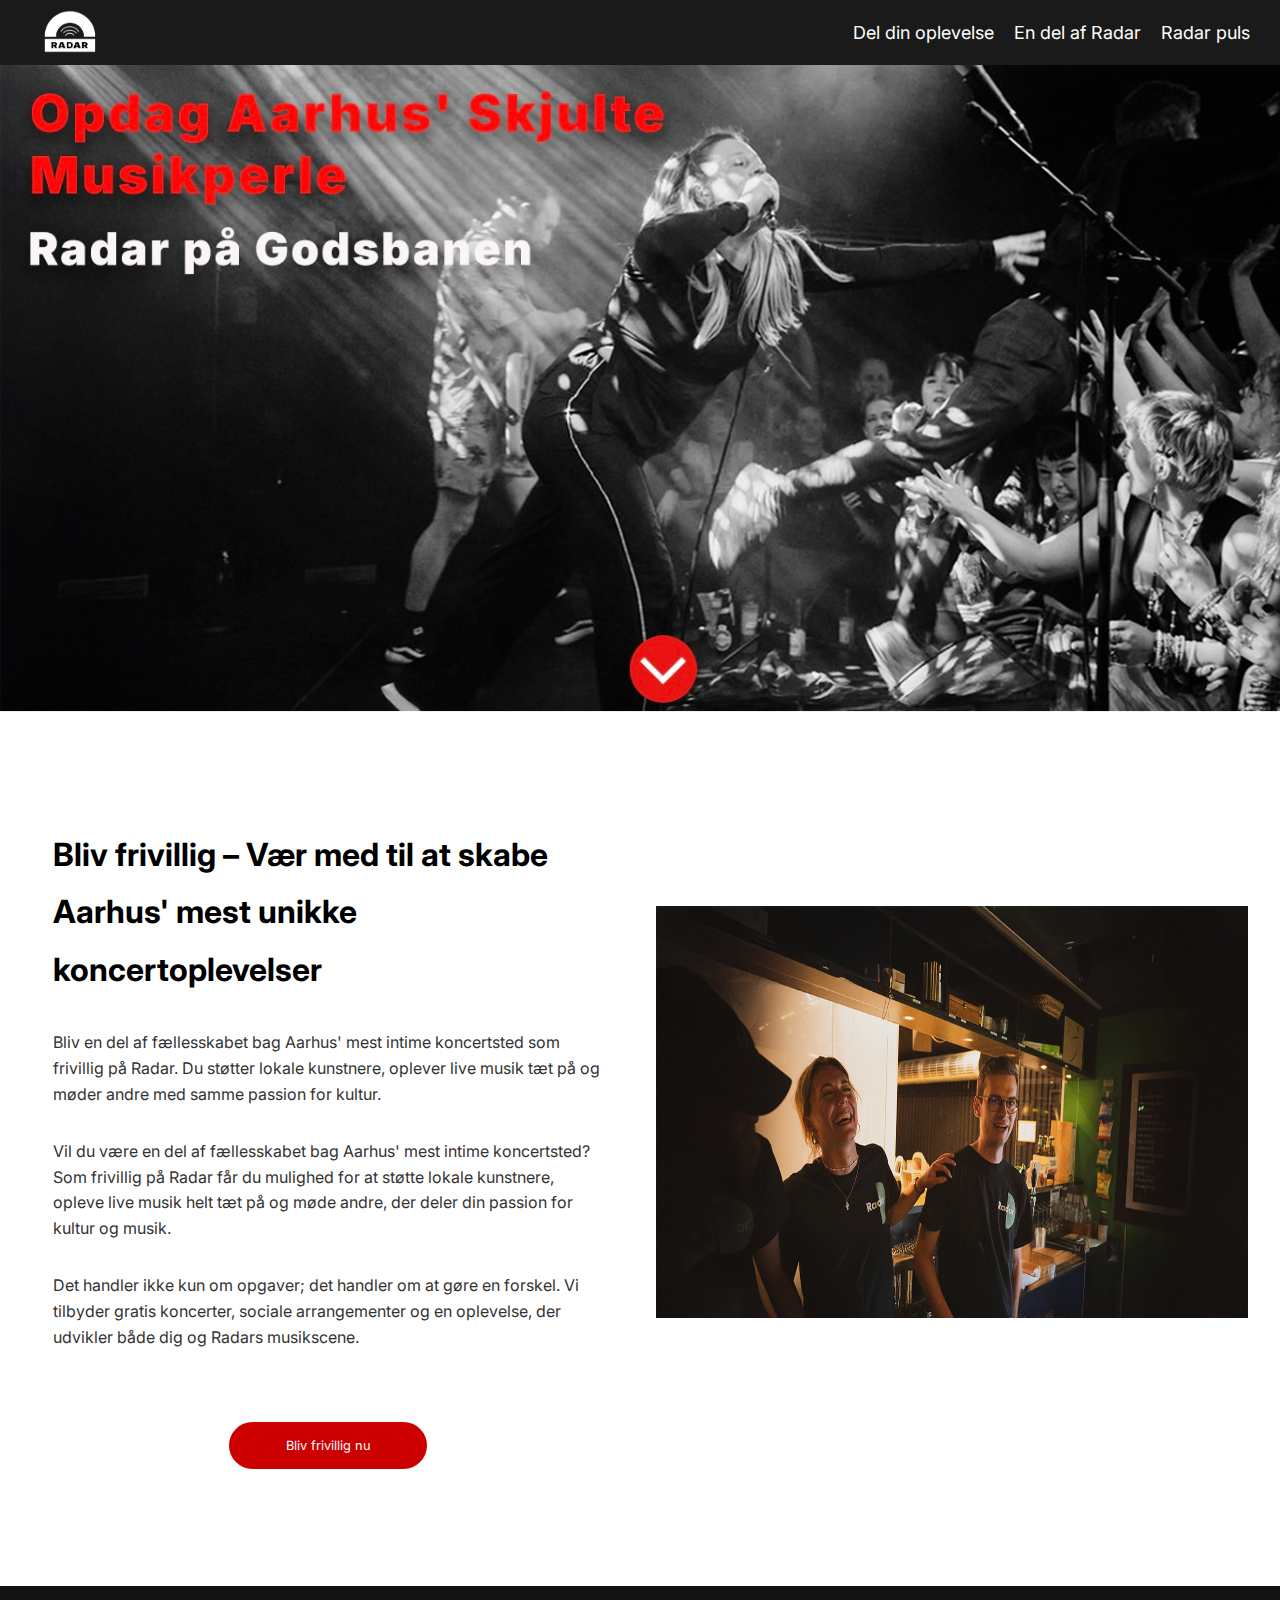
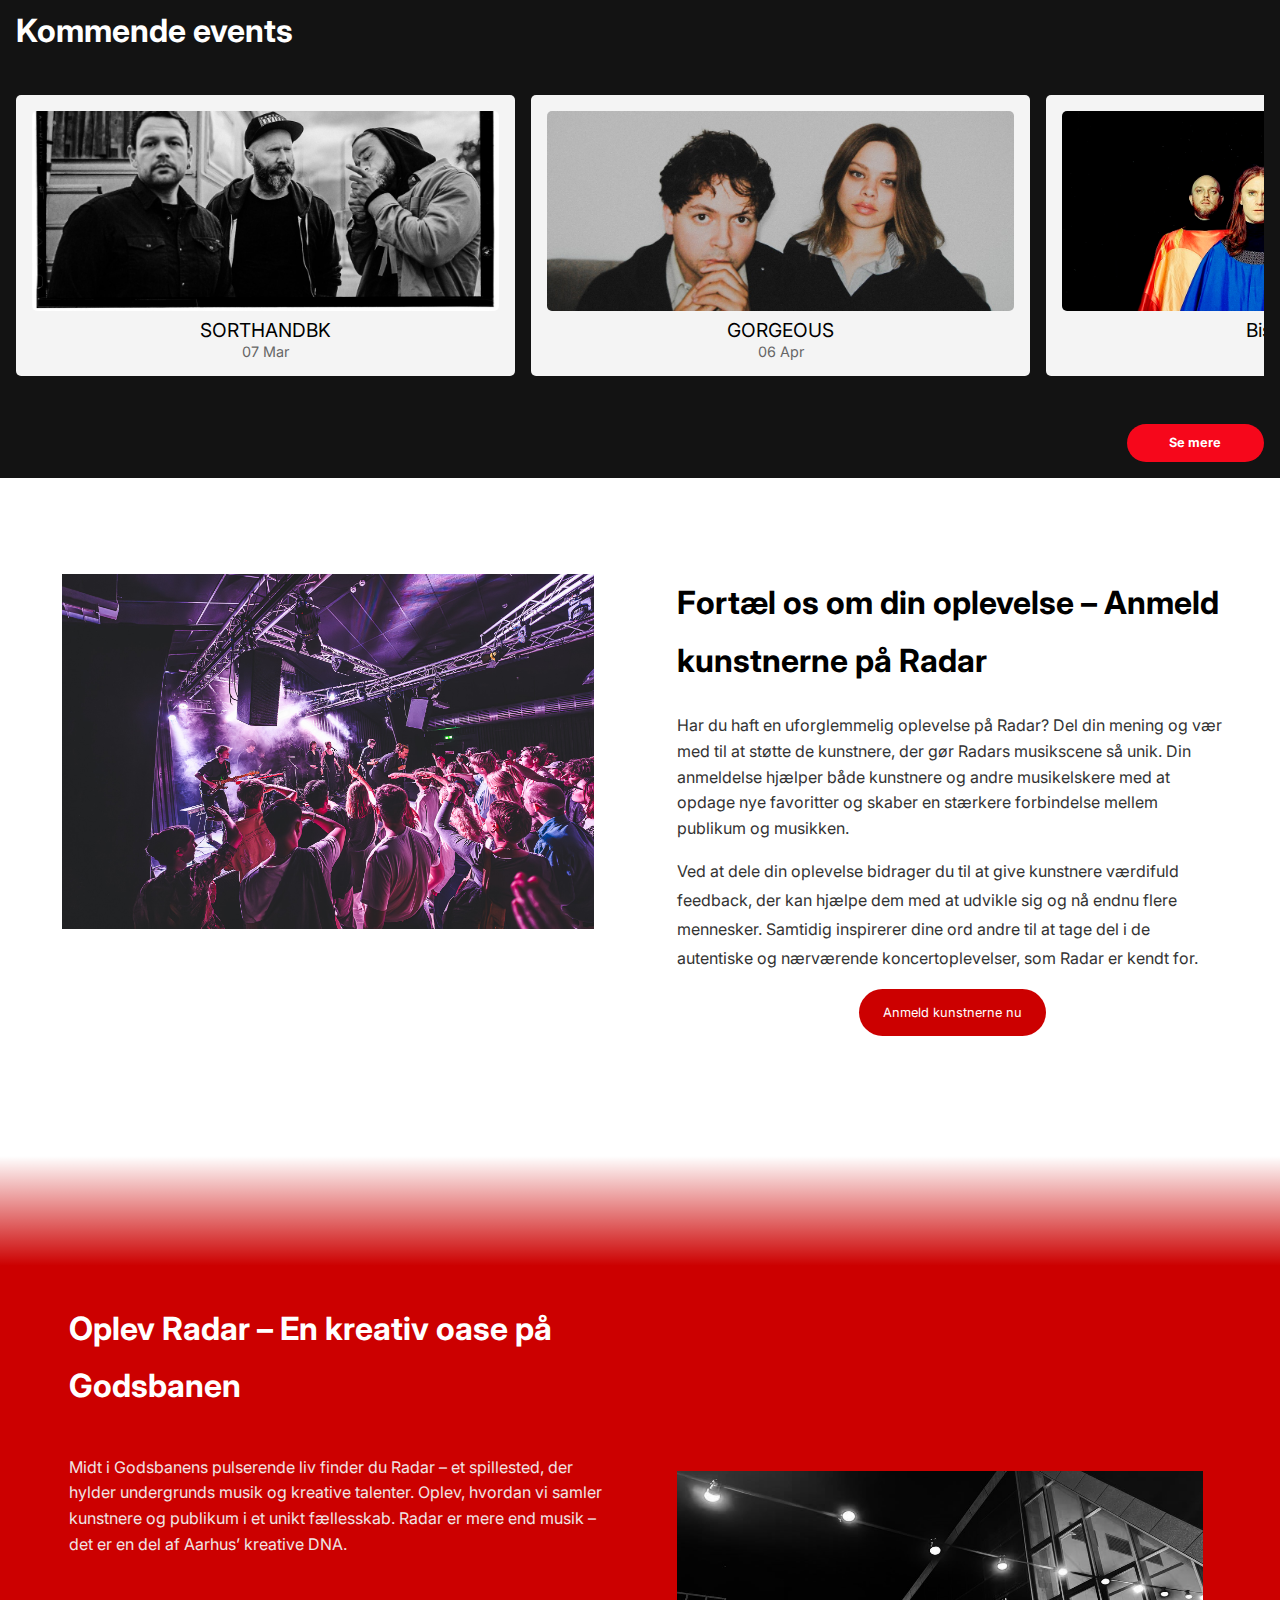
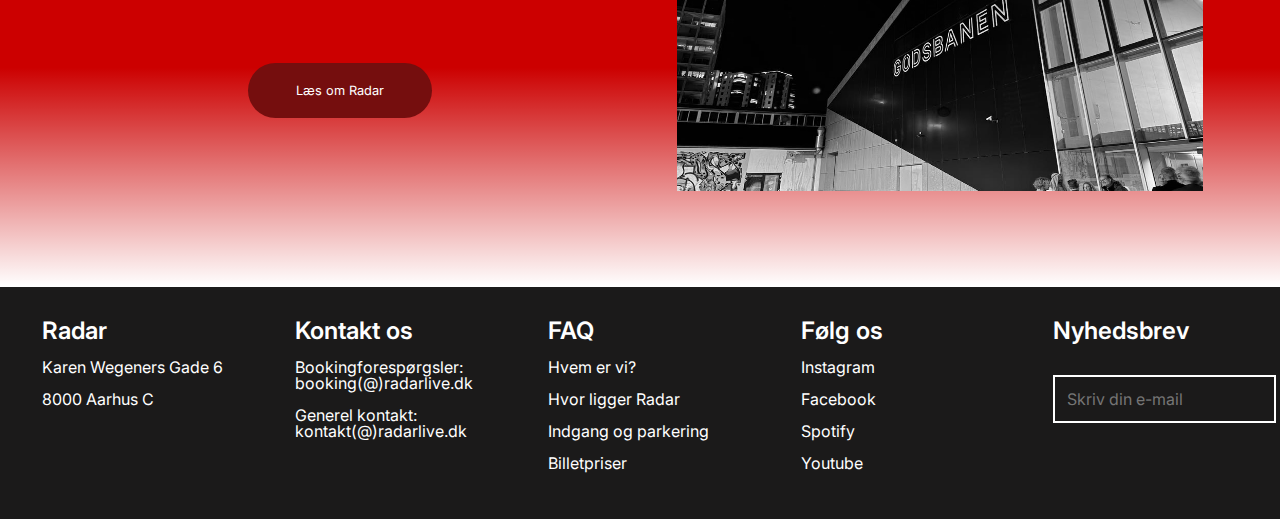
<file: index.html>
<!DOCTYPE html>
<html lang="da">
  <head>
    <meta charset="UTF-8">
    <meta name="viewport" content="width=device-width, initial-scale=1.0">
    <title>Forside </title>
    <link rel="stylesheet" href="css/style.css">
    <script src="javascript/script.js" defer></script>
    <!--Connected til google fonts og icons-->
    <link
      href="https://fonts.googleapis.com/css2?family=Instrument+Serif:ital@0;1&family=Inter:ital,opsz,wght@0,14..32,100..900;1,14..32,100..900&family=KoHo:ital,wght@0,200;0,300;0,400;0,500;0,600;0,700;1,200;1,300;1,400;1,500;1,600;1,700&display=swap"
      rel="stylesheet">
  </head>
  <!-- body starter -->
  <body>
    <!--header starter -->
    <header>
      <nav class="navbar">
        <div class="logo">
          <a href="index.html"><img src="img/Radar_logo.png" alt="Logo"></a>
        </div>
        <div class="burger-menu" id="burger-menu">
          <div class="line"></div>
          <div class="line"></div>
          <div class="line"></div>
        </div>
        <ul class="nav-links" id="nav-links">
          <li class="nav-item">
            <a href="#">Del din oplevelse</a>
            <ul class="dropdown">
              <li><a href="musikanmeldelse.html">Publikums anmeldelser</a></li>

            </ul>
          </li>
          <li class="nav-item">
            <a href="#">En del af Radar</a>
            <ul class="dropdown">
              <li><a href="frivillig.html">Bliv frivillig </a></li>
              <li><a href="Stoetos.html">Støt Radar</a></li>
            </ul>
          </li>
          <li class="nav-item">
            <a href="#">Radar puls </a>
            <ul class="dropdown">
              <li><a href="kommende_events.html">Kommende events</a></li>
              <li><a href="event.html">Historier fra scenen </a></li>
            </ul>
          </li>
        </ul>
      </nav>
    </header>
    <!-- main starter -->
    <main>
      <!-- Forside billede -->
      <section class="hero">
        <figure>
          <img src="img/forside.jpeg" alt="Opdag Aarhus' Skjulte Musikperle">
        </figure>
      </section>

      <!-- Sektion 1 bliove frivillig -->
      <section class="section-frivillig">
        <div class="text-content">
          <h2>
            Bliv frivillig – Vær med til at skabe Aarhus' mest unikke
            koncertoplevelser
          </h2>
          <p>
            Bliv en del af fællesskabet bag Aarhus' mest intime koncertsted som
            frivillig på Radar. Du støtter lokale kunstnere, oplever live musik
            tæt på og møder andre med samme passion for kultur.
          </p>
          <!-- Ekstra tekst, kun synlig på desktop -->
          <p class="desktop-only">
            Vil du være en del af fællesskabet bag Aarhus' mest intime
            koncertsted? Som frivillig på Radar får du mulighed for at støtte
            lokale kunstnere, opleve live musik helt tæt på og møde andre, der
            deler din passion for kultur og musik.
          </p>
          <p class="desktop-only">
            Det handler ikke kun om opgaver; det handler om at gøre en forskel.
            Vi tilbyder gratis koncerter, sociale arrangementer og en oplevelse,
            der udvikler både dig og Radars musikscene.
          </p>
        </div>
        <img src="img/frivillige_billede.png" alt="Frivillig på Radar">
        <a href="frivillig.html" class="button_frivillig">Bliv frivillig nu</a>
      </section>

      <!-- Sektion 2: Kommende koncerter -->
      <section class="section-koncerter">
        <h2>Kommende events</h2>
        <ul class="slider-container">
          <li class="koncert">
            <figure>
              <img src="img/sorthandsk.jpg" alt="SORTHANDBK">
              <figcaption>
                <h3>SORTHANDBK</h3>
                <time datetime="2024-12-07">07 Mar</time>
              </figcaption>
            </figure>
          </li>
          <li class="koncert">
            <figure>
              <img src="img/gorgeous.jpg" alt="GORGEOUS">
              <figcaption>
                <h3>GORGEOUS</h3>
                <time datetime="2024-02-06">06 Apr</time>
              </figcaption>
            </figure>
          </li>
          <li class="koncert">
            <figure>
              <img src="img/bissesvinet.jpg" alt="Bissesvinet">
              <figcaption>
                <h3>Bissesvinet</h3>
                <time datetime="2024-03-12">12 Maj</time>
              </figcaption>
            </figure>
          </li>
        </ul>
        <a href="kommende_events.html" class="button_kommende_koncerter">Se mere</a>
      </section>

      <!-- Sektion din oplevelse på radar -->
      <section class="section-feedback">
        <img
          src="img/anmeld_kunstner_billede.jpg" alt="Publikum til koncert på Radar">
        <div class="feedback-content">
          <div class="feedback-text">
            <h2>Fortæl os om din oplevelse – Anmeld kunstnerne på Radar</h2>
            <p>
              Har du haft en uforglemmelig oplevelse på Radar? Del din mening og
              vær med til at støtte de kunstnere, der gør Radars musikscene så
              unik. Din anmeldelse hjælper både kunstnere og andre musikelskere
              med at opdage nye favoritter og skaber en stærkere forbindelse
              mellem publikum og musikken.
            </p>
            <p class="desktop-only">
              Ved at dele din oplevelse bidrager du til at give kunstnere
              værdifuld feedback, der kan hjælpe dem med at udvikle sig og nå
              endnu flere mennesker. Samtidig inspirerer dine ord andre til at
              tage del i de autentiske og nærværende koncertoplevelser, som
              Radar er kendt for.
            </p>
            <a href="musikanmeldelse.html" class="button_feedback">Anmeld kunstnerne nu</a>
          </div>
        </div>
      </section>

      <!-- Sektion godbanen -->
      <section class="section-godsbanen">
        <h2>Oplev Radar – En kreativ oase på Godsbanen</h2>
        <p>
          Midt i Godsbanens pulserende liv finder du Radar – et spillested, der
          hylder undergrunds musik og kreative talenter. Oplev, hvordan vi
          samler kunstnere og publikum i et unikt fællesskab. Radar er mere end
          musik – det er en del af Aarhus’ kreative DNA.
        </p>
        <img src="img/godsbanen.jpeg" alt="Godsbanen">
        <a href="#" class="button_godsbanen">Læs om Radar</a>
      </section>
    </main>
    
    <!-- Footer starter -->
    <footer class="footer-container">
      <!-- Rader info -->
      <!-- både class og id så de kan styles individuelt i media queries -->
      <section class="footer-sektioner" id="rader">
        <h2 class="footer-overskrift">Radar</h2>
        <p>
          Karen Wegeners Gade 6 
          <br>
          <br>
          8000 Aarhus C
        </p>
      </section>

      <!-- kontakt os information  -->
      <!-- både class og id så de kan styles individuelt i media queries -->
      <section class="footer-sektioner" id="kontakos">
        <h2 class="footer-overskrift">Kontakt os</h2>
        <p>
          Bookingforespørgsler: 
          booking(@)radarlive.dk
          <br>
          <br>
          Generel kontakt: 
          <br>
          kontakt(@)radarlive.dk
        </p>
      </section>

      <!-- FAQ til større skærme -->
      <section class="footer-sektioner" id="FAQ">
        <h2 class="footer-overskrift">FAQ</h2>
        <p>
          Hvem er vi?
          <br>
          <br>
          Hvor ligger Radar
          <br>
          <br>
          Indgang og parkering
          <br>
          <br>
          Billetpriser
        </p>
        <br>
      </section>


      <!-- Connect info -->
      <section class="footer-sektioner">
        <h2 class="footer-overskrift">Følg os</h2>
        <p class="some-links">
          <a href="https://www.instagram.com/radarlive/">Instagram</a>
          <br>
          <br>
          <a href="https://www.facebook.com/radarlive">Facebook</a>
          <br>
          <br>
          <a href="https://open.spotify.com/user/radarlive?si=79fac289c49b4bbb">Spotify</a>
          <br>
          <br>
          <a href="https://www.youtube.com/user/radarliverec">Youtube</a>
        </p>
      </section>

      <!-- Nyhedsbrev info -->
      <section class="footer-sektioner">
        <h2 class="footer-overskrift">Nyhedsbrev</h2>
        <form>
          <input type="email" placeholder="Skriv din e-mail" class="email-felt" required>
        </form>
      </section>
    </footer>
     
  </body>
</html>
</file>
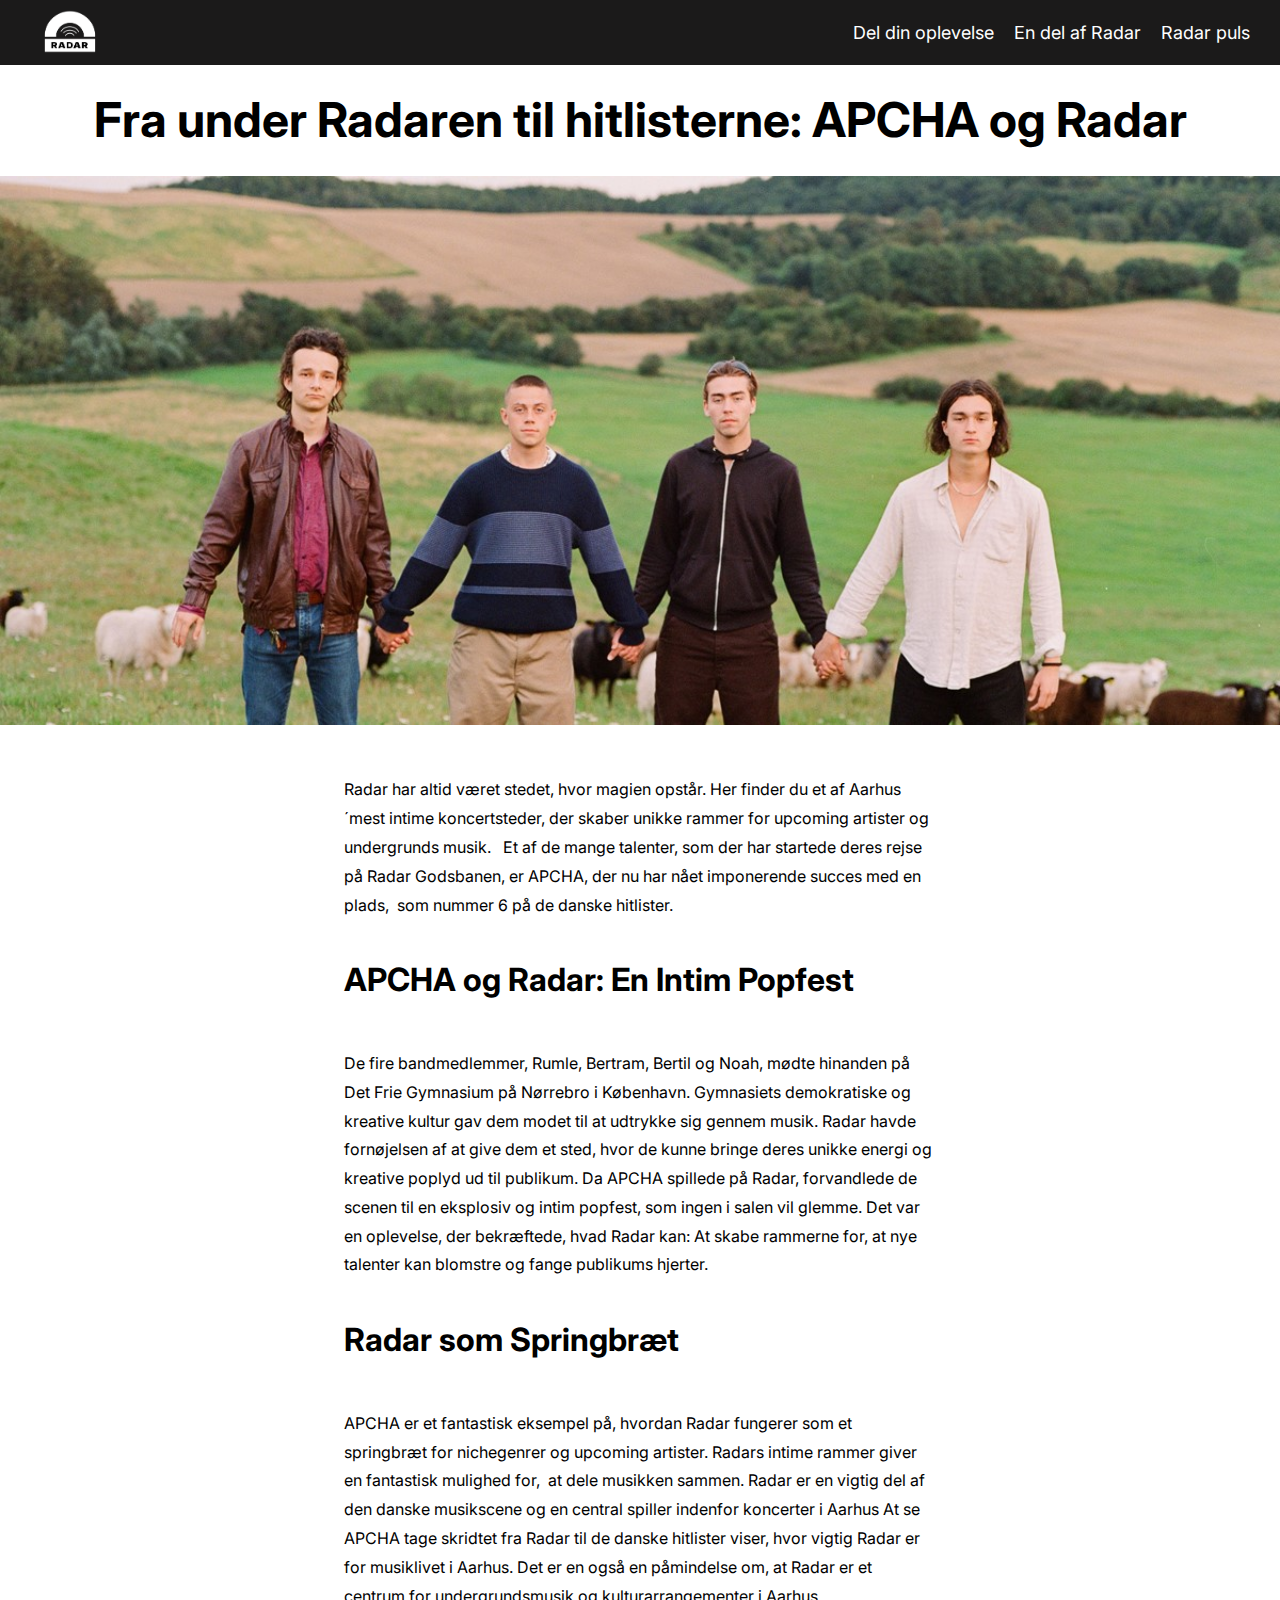
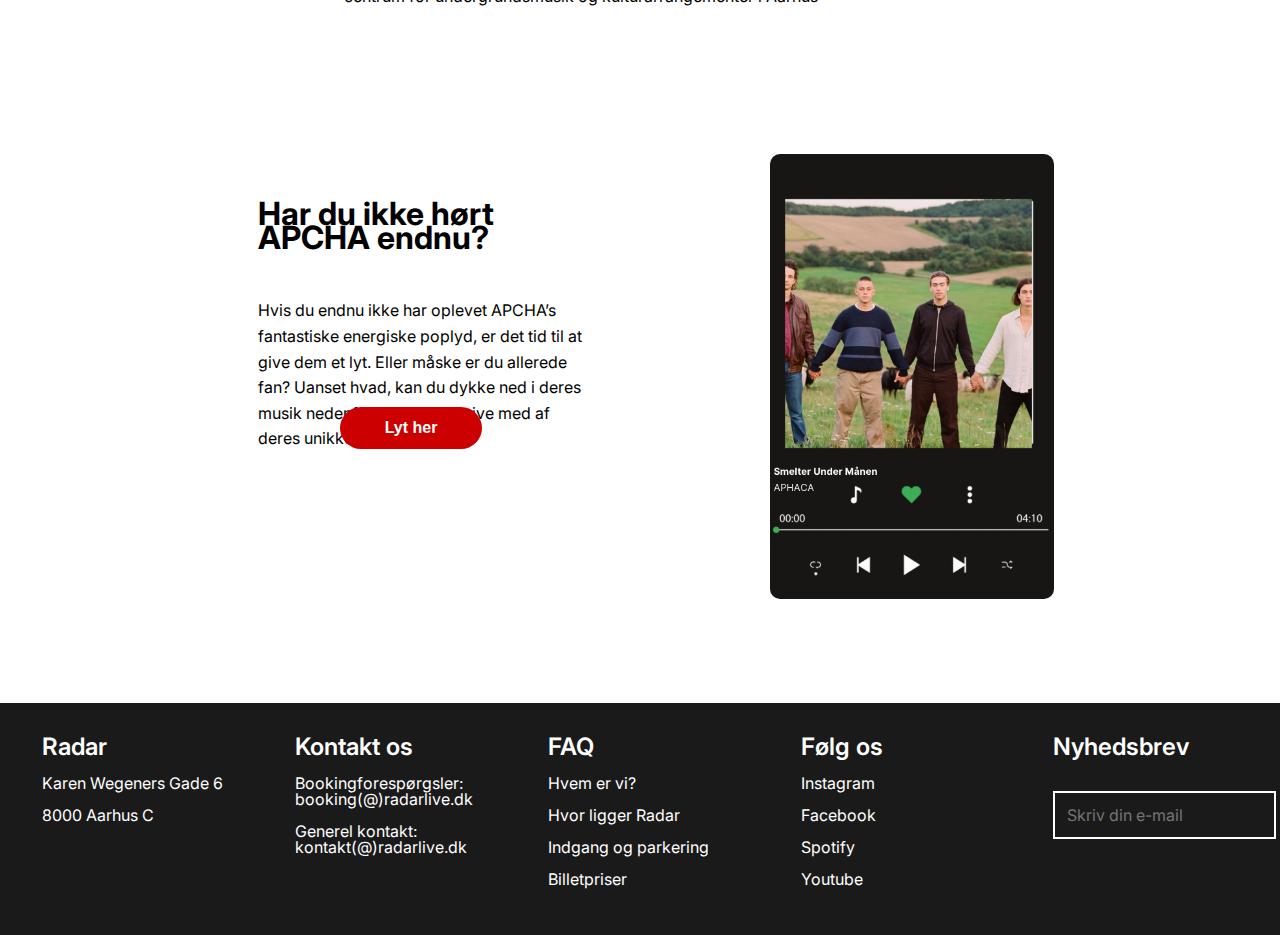
<file: aphaca.html>
<!DOCTYPE html>
<html lang="da">
  <head>
    <meta charset="UTF-8">
    <meta name="viewport" content="width=device-width, initial-scale=1.0">
    <title>Aphaca´s historie</title>
    <link rel="stylesheet" href="css/style.css">
    <script src="javascript/script.js" defer></script>
    <!--Connected til google fonts og icons-->  
    <link
    href="https://fonts.googleapis.com/css2?family=Instrument+Serif:ital@0;1&family=Inter:ital,opsz,wght@0,14..32,100..900;1,14..32,100..900&family=KoHo:ital,wght@0,200;0,300;0,400;0,500;0,600;0,700;1,200;1,300;1,400;1,500;1,600;1,700&display=swap"
    rel="stylesheet">
  </head>
  <!--body starter-->
  <body>

    <!-- header starter -->
    <header>
      <nav class="navbar">
        <div class="logo">
          <a href="index.html"><img src="img/Radar_logo.png" alt="Logo"></a>
        </div>
        <div class="burger-menu" id="burger-menu">
          <div class="line"></div>
          <div class="line"></div>
          <div class="line"></div>
        </div>
        <ul class="nav-links" id="nav-links">
          <li class="nav-item">
            <a href="#">Del din oplevelse</a>
            <ul class="dropdown">
              <li><a href="musikanmeldelse.html">Publikums anmeldelser</a></li>
            </ul>
          </li>
          <li class="nav-item">
            <a href="#">En del af Radar</a>
            <ul class="dropdown">
              <li><a href="frivillig.html">Bliv frivillig </a></li>
              <li><a href="Stoetos.html">Støt Radar</a></li>
            </ul>
          </li>
          <li class="nav-item">
            <a href="#">Radar puls </a>
            <ul class="dropdown">
              <li><a href="kommende_events.html">Kommende events</a></li>
              <li><a href="event.html">Historier fra scenen </a></li>
            </ul>
          </li>
        </ul>
      </nav>
    </header>

     <!-- main starter -->
        <main>
                 <!-- billede og overskrift -->
            <div class="article-container">
                <h1 class="article-header">Fra under Radaren til hitlisterne: APCHA og Radar</h1>
                <img src="img/aphaca.jpg" alt="APCHA" class="article-image">

                     <!-- artikel sektion -->
                <div class="article-section">
                    <p>Radar har altid været stedet, hvor magien opstår. Her finder du et af Aarhus´mest intime koncertsteder, der skaber unikke rammer for upcoming artister og undergrunds musik.  
                        Et af de mange talenter, som der har startede deres rejse på Radar Godsbanen, er APCHA, der nu har nået imponerende succes med en plads,  som nummer 6 på de danske hitlister.
                    </p>
                </div>
            
                <div class="article-subsection">
                    <h2>APCHA og Radar: En Intim Popfest</h2>
                    <p>De fire bandmedlemmer, Rumle, Bertram, Bertil og Noah, mødte hinanden på Det Frie Gymnasium på Nørrebro i København. Gymnasiets demokratiske og kreative kultur gav dem modet til at udtrykke sig gennem musik. Radar havde fornøjelsen af at give dem et sted, hvor de kunne bringe deres unikke energi og kreative poplyd ud til publikum.
                        Da APCHA spillede på Radar, forvandlede de scenen til en eksplosiv og intim popfest, som ingen i salen vil glemme. Det var en oplevelse, der bekræftede, hvad Radar kan: At skabe rammerne for, at nye talenter kan blomstre og fange publikums hjerter. </p>
                </div>
            
                <div class="article-subsection">
                    <h2>Radar som Springbræt</h2>
                    <p>APCHA er et fantastisk eksempel på, hvordan Radar fungerer som et springbræt for nichegenrer og upcoming artister. Radars intime rammer giver en fantastisk mulighed for,  at dele musikken sammen. Radar er en vigtig del af den danske musikscene og en central spiller indenfor koncerter i Aarhus
                        At se APCHA tage skridtet fra Radar til de danske hitlister viser, hvor vigtig Radar er for musiklivet i Aarhus. Det er en også en påmindelse om, at Radar er et centrum for undergrundsmusik og kulturarrangementer i Aarhus</p>
                </div>
            
                <div class="article-image-player">
                    <h2>Har du ikke hørt APCHA endnu?</h2>
                    <p>Hvis du endnu ikke har oplevet APCHA’s fantastiske energiske poplyd, er det tid til at give dem et lyt. Eller måske er du allerede fan? Uanset hvad, kan du dykke ned i deres musik nedenfor og lade dig rive med af deres unikke lyd.</p>
                    <img src="img/Aphaca_spotify.png" alt="Music Player" class="music-player">
                    <button class="listen-butto-article" onclick="window.location.href='https://open.spotify.com/artist/5Ppbc55kNdjvxP8Tw2P8S9?si=iIaCaJLGTci3XIxLFwwLng';" >Lyt her</button>
                    
                </div>
            </div>
            
        </main>


       <!-- Footer starter -->
    <footer class="footer-container">
      <!-- Rader info -->
      <!-- både class og id så de kan styles individuelt i media queries -->
      <section class="footer-sektioner" id="rader">
        <h2 class="footer-overskrift">Radar</h2>
        <p>
          Karen Wegeners Gade 6 
          <br>
          <br>
          8000 Aarhus C
        </p>
      </section>

      <!-- kontakt os information  -->
      <!-- både class og id så de kan styles individuelt i media queries -->
      <section class="footer-sektioner" id="kontakos">
        <h2 class="footer-overskrift">Kontakt os</h2>
        <p>
          Bookingforespørgsler: 
          booking(@)radarlive.dk
          <br>
          <br>
          Generel kontakt: 
          <br>
          kontakt(@)radarlive.dk
        </p>
      </section>

      <!-- FAQ til større skærme -->
      <section class="footer-sektioner" id="FAQ">
        <h2 class="footer-overskrift">FAQ</h2>
        <p>
          Hvem er vi?
          <br>
          <br>
          Hvor ligger Radar
          <br>
          <br>
          Indgang og parkering
          <br>
          <br>
          Billetpriser
        </p>
        <br>
      </section>


      <!-- Connect info -->
      <section class="footer-sektioner">
        <h2 class="footer-overskrift">Følg os</h2>
        <p class="some-links">
          <a href="https://www.instagram.com/radarlive/">Instagram</a>
          <br>
          <br>
          <a href="https://www.facebook.com/radarlive">Facebook</a>
          <br>
          <br>
          <a href="https://open.spotify.com/user/radarlive?si=79fac289c49b4bbb">Spotify</a>
          <br>
          <br>
          <a href="https://www.youtube.com/user/radarliverec">Youtube</a>
        </p>
      </section>

      <!-- Nyhedsbrev info -->
      <section class="footer-sektioner">
        <h2 class="footer-overskrift">Nyhedsbrev</h2>
        <form>
          <input type="email" placeholder="Skriv din e-mail" class="email-felt" required>
        </form>
      </section>
    </footer>
     
  </body>
</html>
</file>
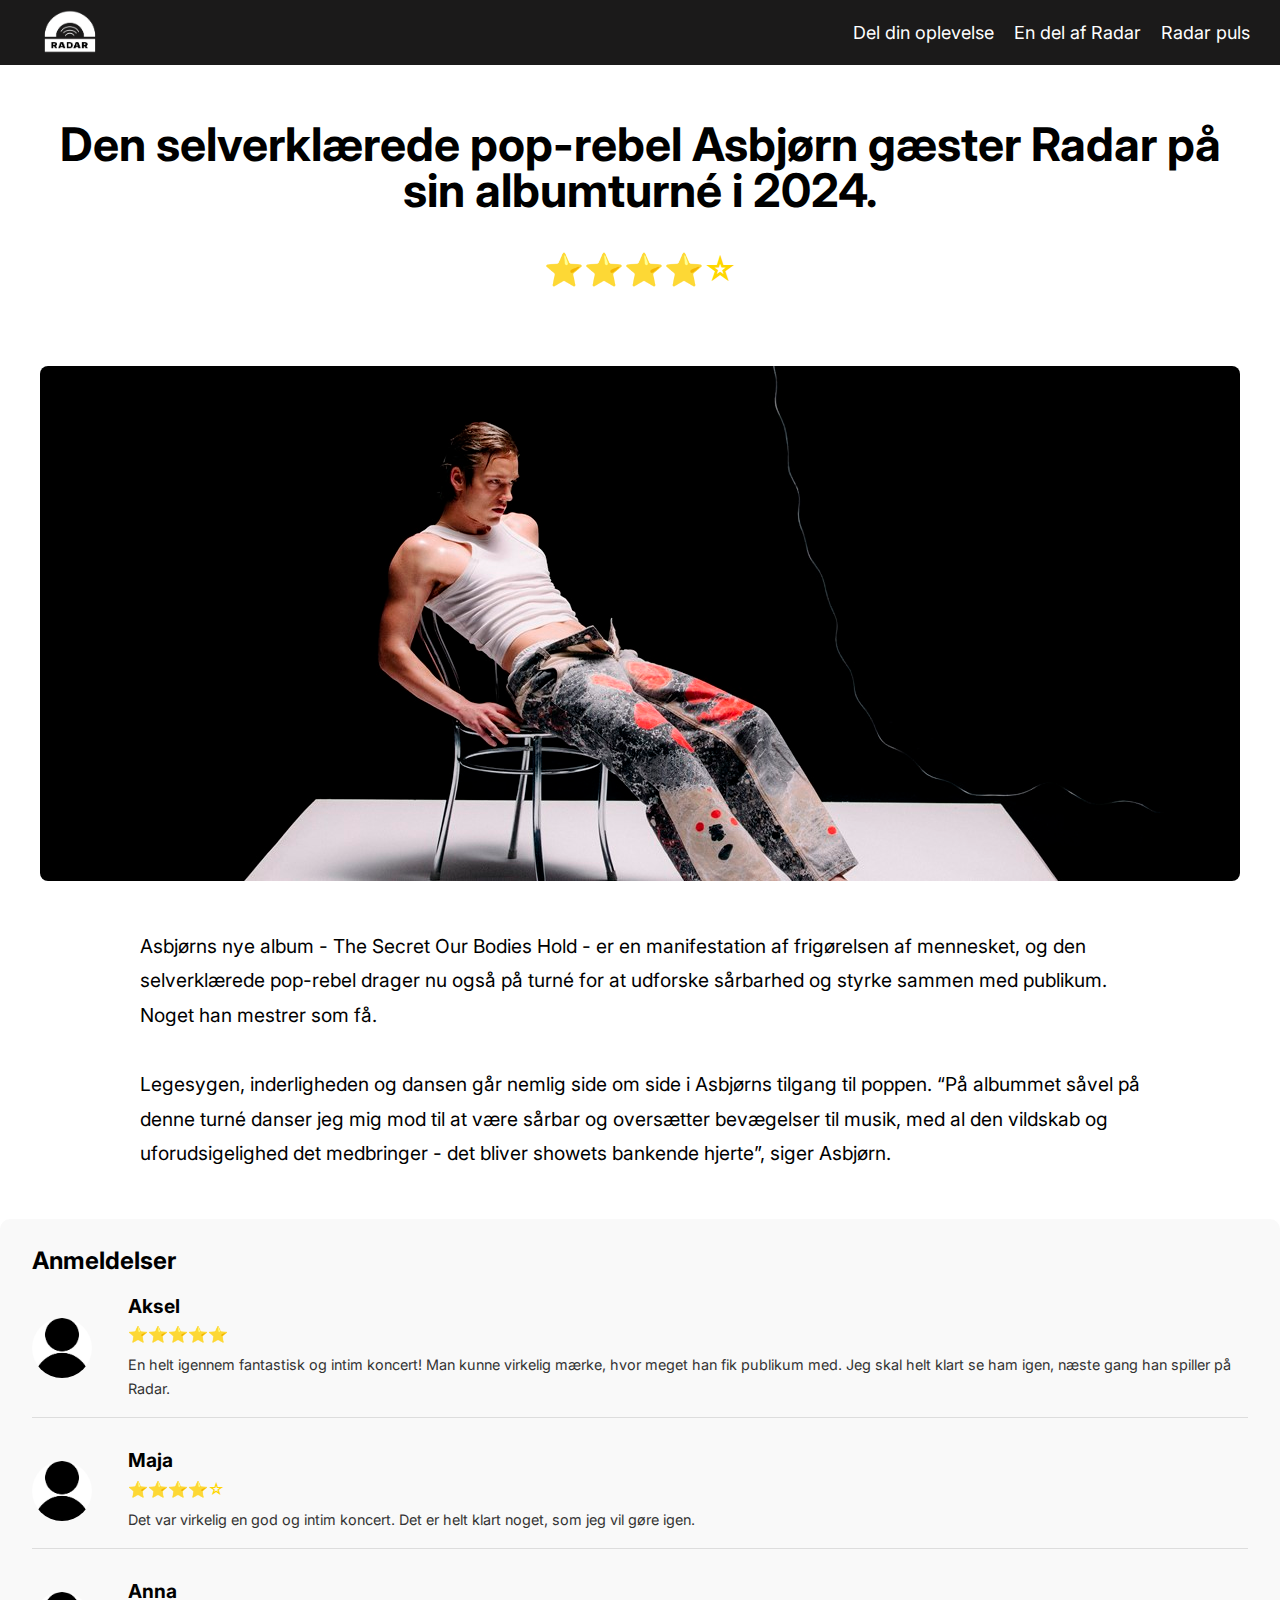
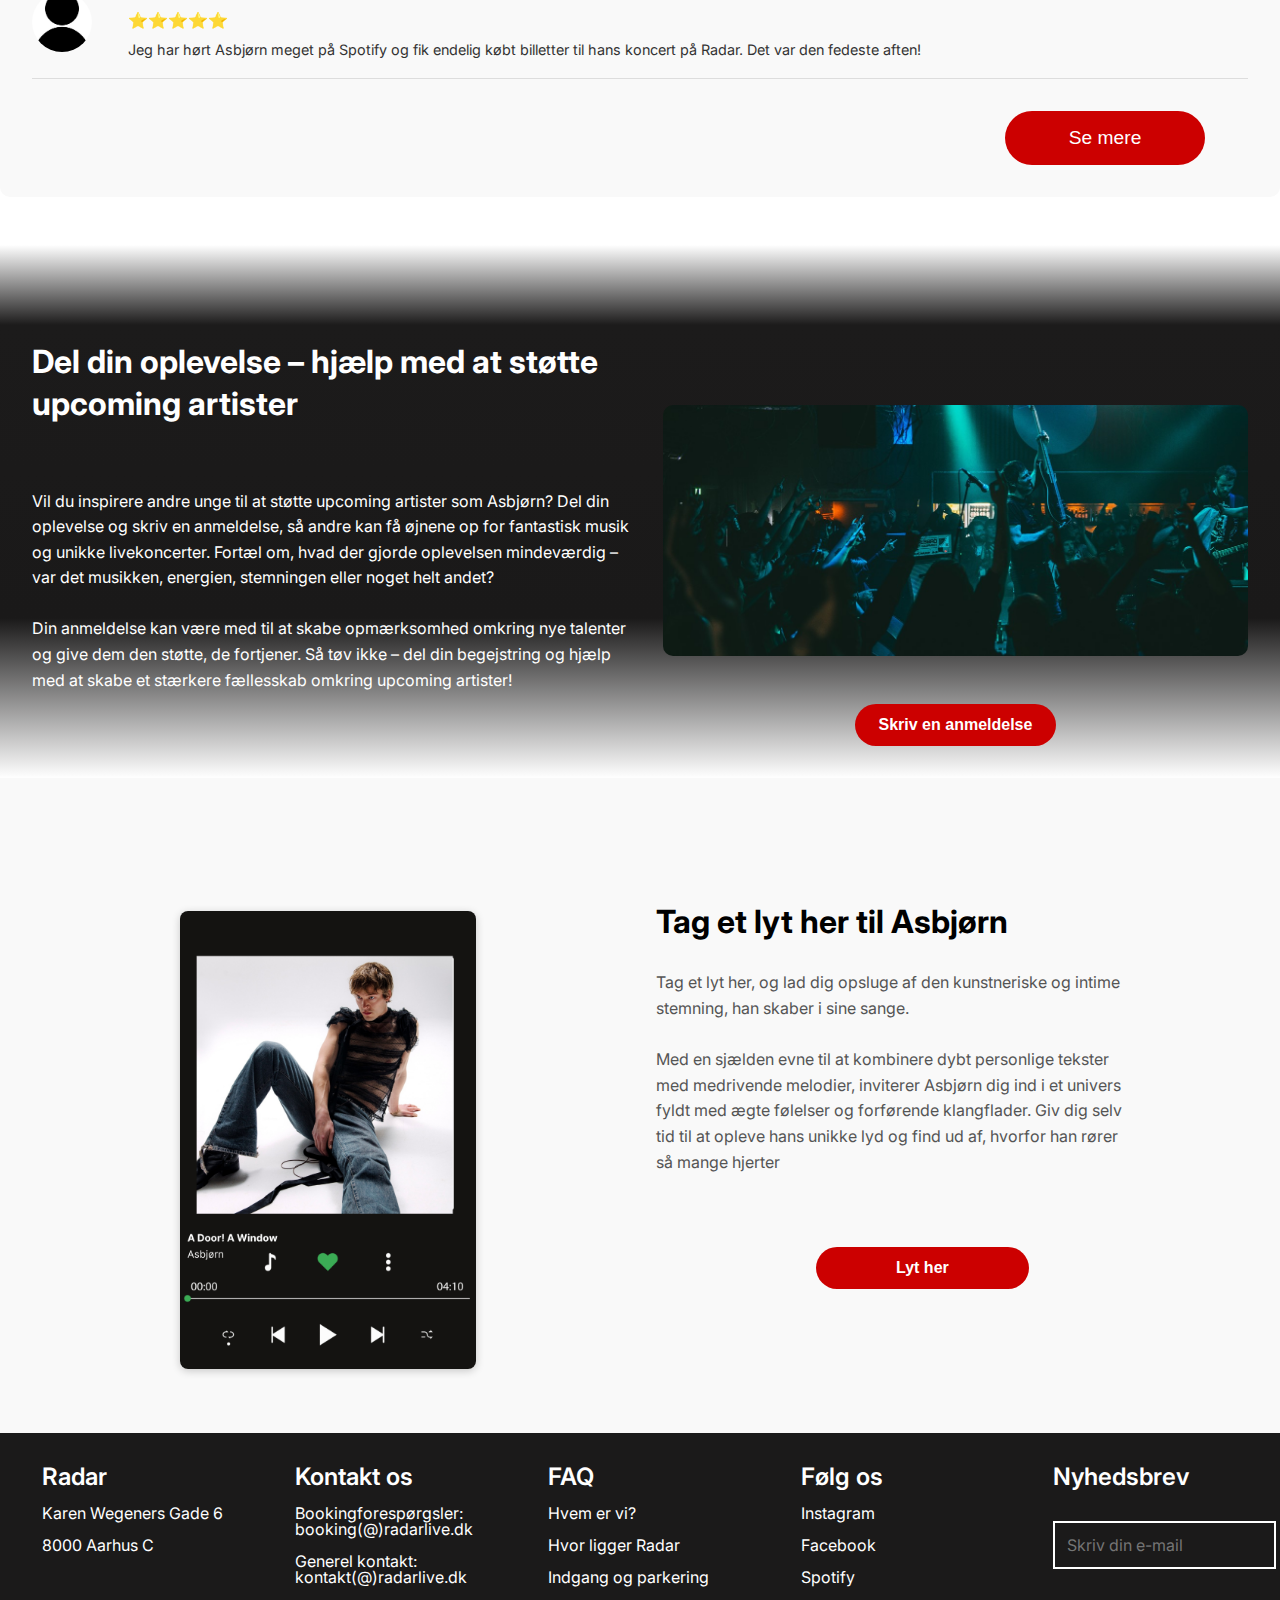
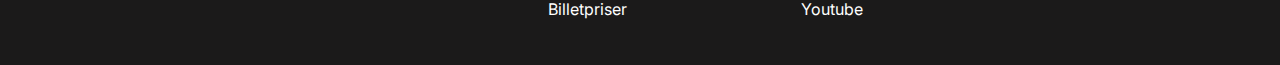
<file: asbjoern_side.html>
<!DOCTYPE html>
<html lang="da">
  <head>
    <meta charset="UTF-8">
    <meta name="viewport" content="width=device-width, initial-scale=1.0">
    <title>Asbjørn Anmeldelser</title>
    <link rel="stylesheet" href="css/style.css">
    <script src="javascript/script.js" defer></script>
    <!--Connected til google fonts og icons-->  
    <link
    href="https://fonts.googleapis.com/css2?family=Instrument+Serif:ital@0;1&family=Inter:ital,opsz,wght@0,14..32,100..900;1,14..32,100..900&family=KoHo:ital,wght@0,200;0,300;0,400;0,500;0,600;0,700;1,200;1,300;1,400;1,500;1,600;1,700&display=swap"
    rel="stylesheet">
  </head>
  <!-- body starter -->
  <body>
    <!--header starter -->
    <header>
      <nav class="navbar">
        <div class="logo">
          <a href="index.html"><img src="img/Radar_logo.png" alt="Logo"></a>
        </div>
        <div class="burger-menu" id="burger-menu">
          <div class="line"></div>
          <div class="line"></div>
          <div class="line"></div>
        </div>
        <ul class="nav-links" id="nav-links">
          <li class="nav-item">
            <a href="#">Del din oplevelse</a>
            <ul class="dropdown">
              <li><a href="musikanmeldelse.html">Publikums anmeldelser</a></li>
            </ul>
          </li>
          <li class="nav-item">
            <a href="#">En del af Radar</a>
            <ul class="dropdown">
              <li><a href="frivillig.html">Bliv frivillig </a></li>
              <li><a href="Stoetos.html">Støt Radar</a></li>
            </ul>
          </li>
          <li class="nav-item">
            <a href="#">Radar puls </a>
            <ul class="dropdown">
              <li><a href="kommende_events.html">Kommende events</a></li>
              <li><a href="event.html">Historier fra scenen </a></li>
            </ul>
          </li>
        </ul>
      </nav>
    </header>
     <!-- main starter -->
        <main>
            <!-- Header med linjer -->
            <section class="header-container-asbjoern">
              <h1 class="centered-header-asbjoern">Den selverklærede pop-rebel Asbjørn gæster Radar på sin albumturné i 2024.</h1>
              <div class="stars">⭐⭐⭐⭐☆</div>
            </section>
        
            <!-- Hero-sektion -->
            <section class="hero-section">
                <img src="img/asbjørn.jpg" alt="Asbjørn performer">
                <p class="desktop-text">
                    Asbjørns nye album - The Secret Our Bodies Hold - er en manifestation af frigørelsen af mennesket, og den selverklærede pop-rebel drager nu også på turné for at udforske sårbarhed og styrke sammen med publikum. Noget han mestrer som få. 
                    <br>
                    <br>
                    Legesygen, inderligheden og dansen går nemlig side om side i Asbjørns tilgang til poppen.
                    “På albummet såvel på denne turné danser jeg mig mod til at være sårbar og oversætter bevægelser til musik, med al den vildskab og uforudsigelighed det medbringer - det bliver showets bankende hjerte”, siger Asbjørn.
                </p>
                <p class="mobile-text">
                  Asbjørns nye album - <em>The Secret Our Bodies Hold</em> - er en manifestation af frigørelsen af mennesket.
                </p>
              </section>
        
            <!-- Anmeldelser -->
            <section class="reviews-section-asbjoern">
                <h2>Anmeldelser</h2>
                <div class="review-asbjoern">
                  <img src="img/person_icon.jpeg" alt="Aksel" class="review-figure">
                  <div class="review-content">
                    <strong>Aksel</strong>
                    <span>⭐⭐⭐⭐⭐</span>
                    <p>En helt igennem fantastisk og intim koncert! Man kunne virkelig mærke, hvor meget han fik publikum med. Jeg skal helt klart se ham igen, næste gang han spiller på Radar.</p>
                  </div>
                </div>
                <div class="review-asbjoern">
                  <img src="img/person_icon.jpeg" alt="Maja" class="review-figure">
                  <div class="review-content">
                    <strong>Maja</strong>
                    <span>⭐⭐⭐⭐☆</span>
                    <p>Det var virkelig en god og intim koncert. Det er helt klart noget, som jeg vil gøre igen.</p>
                  </div>
                </div>
                <div class="review-asbjoern">
                  <img src="img/person_icon.jpeg" alt="Anna" class="review-figure">
                  <div class="review-content">
                    <strong>Anna</strong>
                    <span>⭐⭐⭐⭐⭐</span>
                    <p>Jeg har hørt Asbjørn meget på Spotify og fik endelig købt billetter til hans koncert på Radar. Det var den fedeste aften!</p>
                  </div>
                </div>
                <button class="se-mere-knap-asbjoern">Se mere</button>
              </section>
              
        
            <!-- skriv din ameldelse sektion -->
          <section class="skriv-din-anmeldelse-asbjoern">
              <h2>Del din oplevelse – hjælp med at støtte upcoming artister</h2>
            <p class="mobile-text">
                Har du oplevet en fantastisk koncert på Radar? Del din begejstring i dag!.
            </p>
            <p class="desktop-text">
                Vil du inspirere andre unge til at støtte upcoming artister som Asbjørn? Del din oplevelse og skriv en anmeldelse, så andre kan få øjnene op for fantastisk musik og unikke livekoncerter. Fortæl om, hvad der gjorde oplevelsen mindeværdig – var det musikken, energien, stemningen eller noget helt andet?
                <br>
                <br>
                Din anmeldelse kan være med til at skabe opmærksomhed omkring nye talenter og give dem den støtte, de fortjener. 
                Så tøv ikke – del din begejstring og hjælp med at skabe et stærkere fællesskab omkring upcoming artister!
              </p>
              <img src="img/mand_med_guitar.jpg" alt="Del din oplevelse">
              <button class="cta-button">Skriv en anmeldelse</button>
          </section>
        
            <!-- Spotify -->
            <section class="spotify-section">
                <div class="spotify-container">
                  <div class="spotify-content">
                    <h2>Tag et lyt her til Asbjørn</h2>
                    <p class="mobile-text">
                        Tag et lyt her, og lad dig opsluge af den intime og kunstneriske stemning, han skaber med sine rørende sange.
                    </p>
                    <p class="desktop-text">
                        Tag et lyt her, og lad dig opsluge af den kunstneriske og intime stemning, han skaber i sine sange. 
                        <br>
                        <br>
                        Med en sjælden evne til at kombinere dybt personlige tekster med medrivende melodier, inviterer Asbjørn dig ind i et univers fyldt med ægte følelser og forførende klangflader. 
                        Giv dig selv tid til at opleve hans unikke lyd og find ud af, hvorfor han rører så mange hjerter
                    </p>
                  </div>
                  <img src="img/spotify_asbjoen.png" alt="Asbjørn album cover" class="spotify-image" >
                  <button class="cta-button" onclick="window.location.href='https://open.spotify.com/artist/47rOF45mpciP0KFUlBqKUX?si=fZ9JAk_wQU6ahYsY2AKvEA';">Lyt her</button>

                </div>
              </section>
        </main>

      
      <!-- Footer starter -->
    <footer class="footer-container">
      <!-- Rader info -->
      <!-- både class og id så de kan styles individuelt i media queries -->
      <section class="footer-sektioner" id="rader">
        <h2 class="footer-overskrift">Radar</h2>
        <p>
          Karen Wegeners Gade 6 
          <br>
          <br>
          8000 Aarhus C
        </p>
      </section>

      <!-- kontakt os information  -->
      <!-- både class og id så de kan styles individuelt i media queries -->
      <section class="footer-sektioner" id="kontakos">
        <h2 class="footer-overskrift">Kontakt os</h2>
        <p>
          Bookingforespørgsler: 
          booking(@)radarlive.dk
          <br>
          <br>
          Generel kontakt: 
          <br>
          kontakt(@)radarlive.dk
        </p>
      </section>

      <!-- FAQ til større skærme -->
      <section class="footer-sektioner" id="FAQ">
        <h2 class="footer-overskrift">FAQ</h2>
        <p>
          Hvem er vi?
          <br>
          <br>
          Hvor ligger Radar
          <br>
          <br>
          Indgang og parkering
          <br>
          <br>
          Billetpriser
        </p>
        <br>
      </section>


      <!-- Connect info -->
      <section class="footer-sektioner">
        <h2 class="footer-overskrift">Følg os</h2>
        <p class="some-links">
          <a href="https://www.instagram.com/radarlive/">Instagram</a>
          <br>
          <br>
          <a href="https://www.facebook.com/radarlive">Facebook</a>
          <br>
          <br>
          <a href="https://open.spotify.com/user/radarlive?si=79fac289c49b4bbb">Spotify</a>
          <br>
          <br>
          <a href="https://www.youtube.com/user/radarliverec">Youtube</a>
        </p>
      </section>

      <!-- Nyhedsbrev info -->
      <section class="footer-sektioner">
        <h2 class="footer-overskrift">Nyhedsbrev</h2>
        <form>
          <input type="email" placeholder="Skriv din e-mail" class="email-felt" required>
        </form>
      </section>
    </footer>
     
  </body>
</html>
</file>
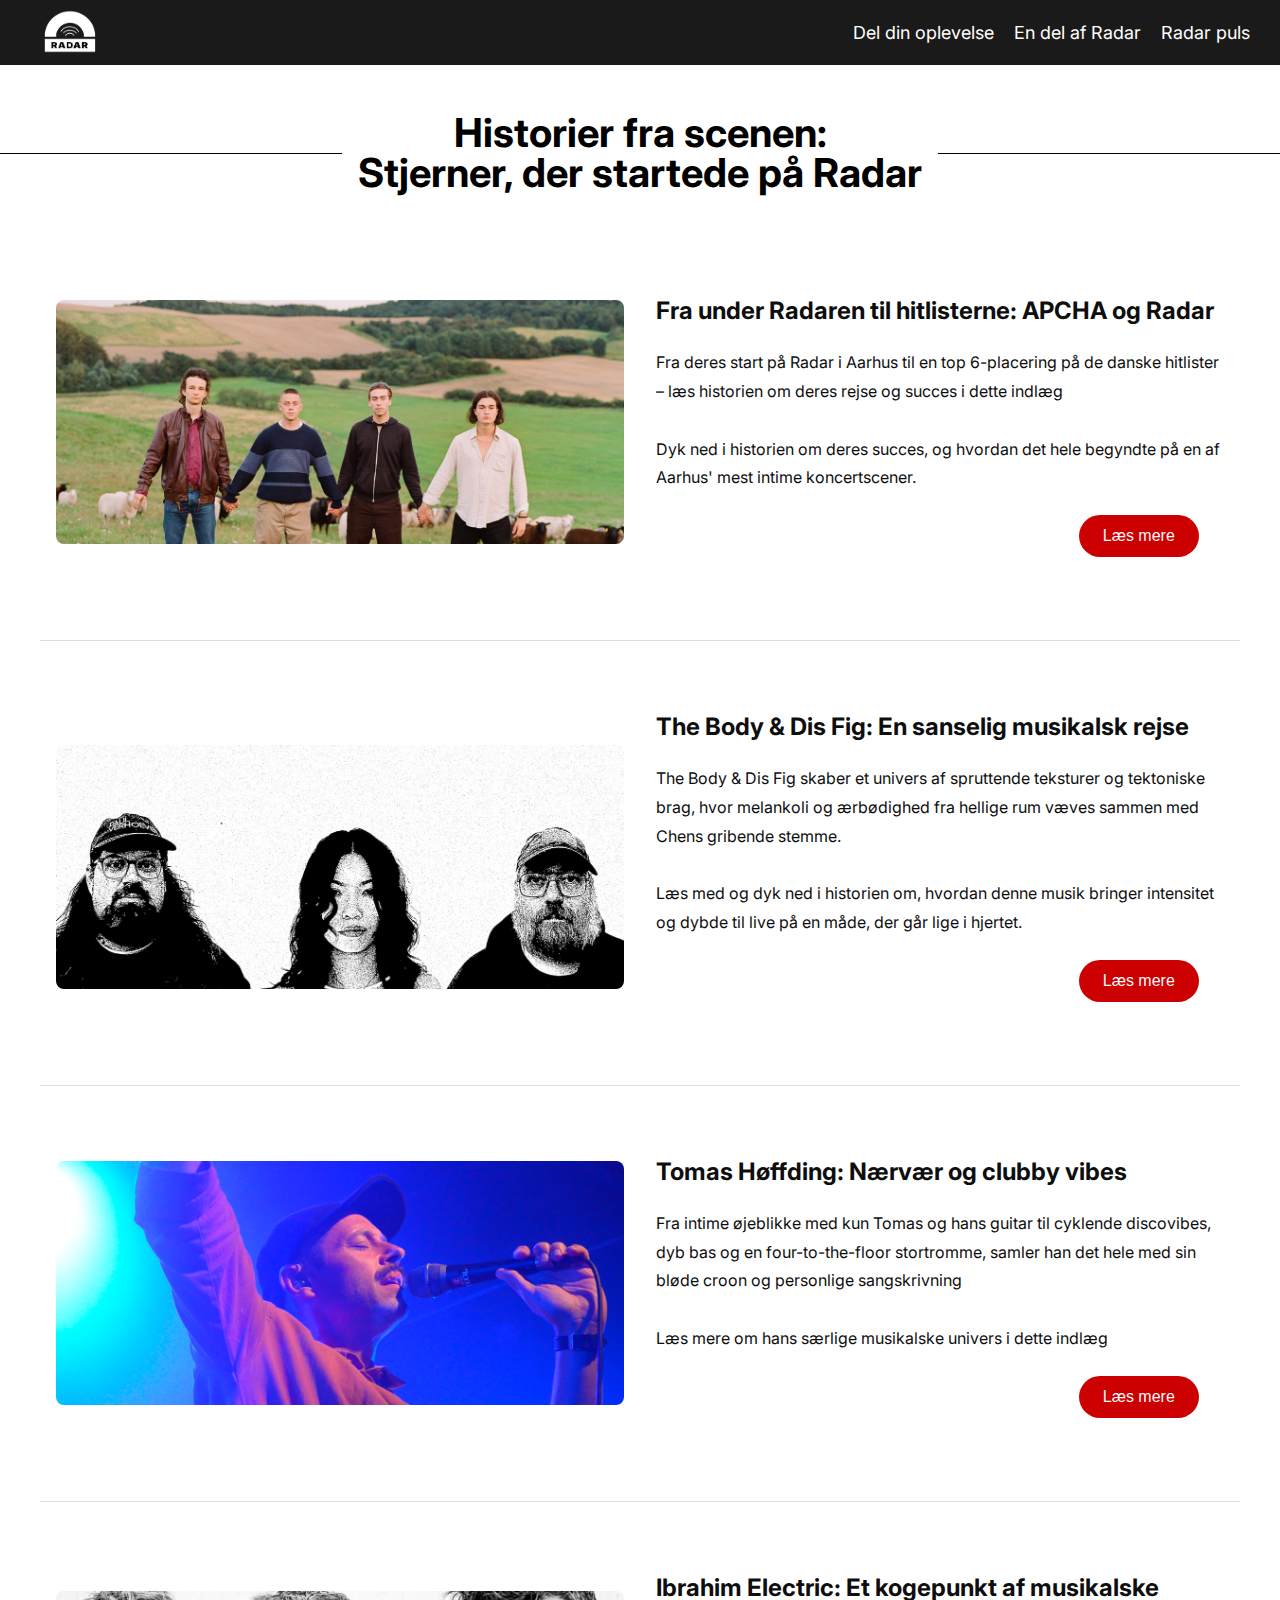
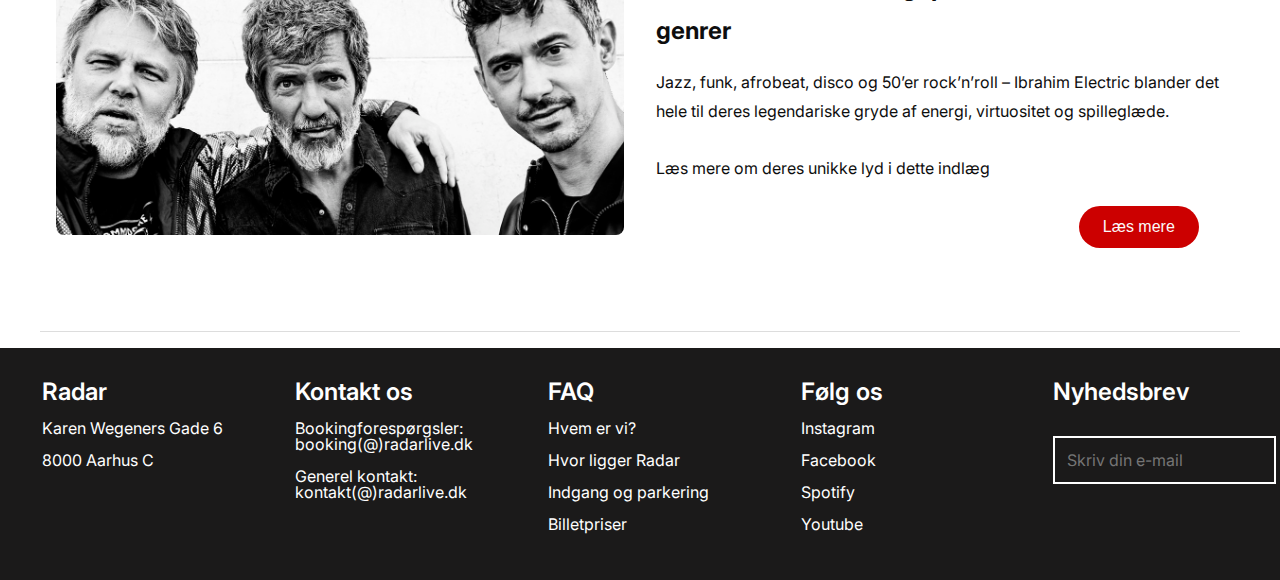
<file: event.html>
<!DOCTYPE html>
<html lang="da">
  <head>
    <meta charset="UTF-8">
    <meta name="viewport" content="width=device-width, initial-scale=1.0">
    <title>Tidligere historier</title>
    <link rel="stylesheet" href="css/style.css">
    <script src="javascript/script.js" defer></script>
    <!--Connected til google fonts og icons-->
    <link
      href="https://fonts.googleapis.com/css2?family=Instrument+Serif:ital@0;1&family=Inter:ital,opsz,wght@0,14..32,100..900;1,14..32,100..900&family=KoHo:ital,wght@0,200;0,300;0,400;0,500;0,600;0,700;1,200;1,300;1,400;1,500;1,600;1,700&display=swap"
      rel="stylesheet">
  </head>
  <!--- body starter -->
  <body>
    <!-- header starter -->
    <header>
      <nav class="navbar">
        <div class="logo">
          <a href="index.html"><img src="img/Radar_logo.png" alt="Logo"></a>
        </div>
        <div class="burger-menu" id="burger-menu">
          <div class="line"></div>
          <div class="line"></div>
          <div class="line"></div>
        </div>
        <ul class="nav-links" id="nav-links">
          <li class="nav-item">
            <a href="#">Del din oplevelse</a>
            <ul class="dropdown">
              <li><a href="musikanmeldelse.html">Publikums anmeldelser</a></li>
            </ul>
          </li>
          <li class="nav-item">
            <a href="#">En del af Radar</a>
            <ul class="dropdown">
              <li><a href="frivillig.html">Bliv frivillig </a></li>
              <li><a href="Stoetos.html">Støt Radar</a></li>
            </ul>
          </li>
          <li class="nav-item">
            <a href="#">Radar puls </a>
            <ul class="dropdown">
              <li><a href="kommende_events.html">Kommende events</a></li>
              <li><a href="event.html">Historier fra scenen </a></li>
            </ul>
          </li>
        </ul>
      </nav>
    </header>

    <!-- main starter -->
    <main>

        <div class="header-container-event">
            <div class="line-event"></div>
            <h1 class="centered-header-event">Historier fra scenen:  
                <br>Stjerner, der startede på Radar</h1>
            <div class="line-event"></div>
        </div>
        <section class="event-container">
          <!-- Event 1 -->
          <div class="event-item">
            <h2 class="event-title">Fra under Radaren til hitlisterne: APCHA og Radar</h2>
            <div class="event-description">
              <p class="mobile-text">
                Fra deres start på Radar i Aarhus til en top 6-placering på de danske hitlister – læs historien om deres rejse og succes i dette indlæg 
              </p>
              <p class="desktop-text">
                Fra deres start på Radar i Aarhus til en top 6-placering på de danske hitlister – læs historien om deres rejse og succes i dette indlæg 
                <br><br>
                Dyk ned i historien om deres succes, og hvordan det hele begyndte på en af Aarhus' mest intime koncertscener.
              </p>
            </div>
            <img src="img/aphaca.jpg" alt="APCHA" class="event-image">
            <button class="read-more-button" onclick="window.location.href='aphaca.html';">Læs mere</button>

          </div>
          <div class="separator"></div>
      
          <!-- Event 2 -->
          <div class="event-item">
            <h2 class="event-title">The Body & Dis Fig: En sanselig musikalsk rejse</h2>
            <div class="event-description">
              <p class="mobile-text">
                Udforsk det spruttende teksturunivers og de tektoniske brag, hvor hellig melankoli møder intensitet – læs mere i dette indlæg.
              </p>
              <p class="desktop-text">
                The Body & Dis Fig skaber et univers af spruttende teksturer og tektoniske brag, hvor melankoli og ærbødighed fra hellige rum væves sammen med Chens gribende stemme.
                <br><br>
                Læs med og dyk ned i historien om, hvordan denne musik bringer intensitet og dybde til live på en måde, der går lige i hjertet.
              </p>
            </div>
            <img src="img/The_Body_Dis_Fig.png" alt="Orchards of a Futile Heavens" class="event-image">
            <button  class="read-more-button">Læs mere</button>
          </div>
          <div class="separator"></div>
      
          <!-- Event 3 -->
          <div class="event-item">
            <h2 class="event-title">Tomas Høffding: Nærvær og clubby vibes</h2>
            <div class="event-description">
              <p class="mobile-text">
                Fra intime guitarøjeblikke til discorytmer og dyb bas – Tomas Høffding forener følelser og groove i en unik liveoplevelse.
              </p>
              <p class="desktop-text">
                Fra intime øjeblikke med kun Tomas og hans guitar til cyklende discovibes, dyb bas og en four-to-the-floor stortromme, samler han det hele med sin bløde croon og personlige sangskrivning
                <br><br>
                Læs mere om hans særlige musikalske univers i dette indlæg 
              </p>
           </div>
            <img src="img/tomas_hoeffding.png" alt="Tomas Høffding" class="event-image">
            <button class="read-more-button">Læs mere</button>
          </div>
          <div class="separator"></div>

        <!-- Event 4 -->
          <div class="event-item">
            <h2 class="event-title">Ibrahim Electric: Et kogepunkt af musikalske genrer</h2>
            <div class="event-description">
              <p class="mobile-text">
                  Fra intime guitarøjeblikke til discorytmer og dyb bas – Tomas Høffding forener følelser og groove i en unik liveoplevelse. Læs mere i dette indlæg 
              </p>
              <p class="desktop-text">
                Jazz, funk, afrobeat, disco og 50’er rock’n’roll – Ibrahim Electric blander det hele til deres legendariske gryde af energi, virtuositet og spilleglæde. 
                <br><br>
                Læs mere om deres unikke lyd i dette indlæg
              </p>
            </div>
            <img src="img/ibrahimpress.jpg" alt="ibrahimpress" class="event-image">
            <button class="read-more-button">Læs mere</button>
          </div>
          <div class="separator"></div>
        </section>
      </main>
      
     <!-- Footer starter -->
     <footer class="footer-container">
      <!-- Rader info -->
      <!-- både class og id så de kan styles individuelt i media queries -->
      <section class="footer-sektioner" id="rader">
        <h2 class="footer-overskrift">Radar</h2>
        <p>
          Karen Wegeners Gade 6 
          <br>
          <br>
          8000 Aarhus C
        </p>
      </section>

      <!-- kontakt os information  -->
      <!-- både class og id så de kan styles individuelt i media queries -->
      <section class="footer-sektioner" id="kontakos">
        <h2 class="footer-overskrift">Kontakt os</h2>
        <p>
          Bookingforespørgsler: 
          booking(@)radarlive.dk
          <br>
          <br>
          Generel kontakt: 
          <br>
          kontakt(@)radarlive.dk
        </p>
      </section>

      <!-- FAQ til større skærme -->
      <section class="footer-sektioner" id="FAQ">
        <h2 class="footer-overskrift">FAQ</h2>
        <p>
          Hvem er vi?
          <br>
          <br>
          Hvor ligger Radar
          <br>
          <br>
          Indgang og parkering
          <br>
          <br>
          Billetpriser
        </p>
        <br>
      </section>


      <!-- Connect info -->
      <section class="footer-sektioner">
        <h2 class="footer-overskrift">Følg os</h2>
        <p class="some-links">
          <a href="https://www.instagram.com/radarlive/">Instagram</a>
          <br>
          <br>
          <a href="https://www.facebook.com/radarlive">Facebook</a>
          <br>
          <br>
          <a href="https://open.spotify.com/user/radarlive?si=79fac289c49b4bbb">Spotify</a>
          <br>
          <br>
          <a href="https://www.youtube.com/user/radarliverec">Youtube</a>
        </p>
      </section>

      <!-- Nyhedsbrev info -->
      <section class="footer-sektioner">
        <h2 class="footer-overskrift">Nyhedsbrev</h2>
        <form>
          <input type="email" placeholder="Skriv din e-mail" class="email-felt" required>
        </form>
      </section>
    </footer>
     
  </body>
</html>
</file>
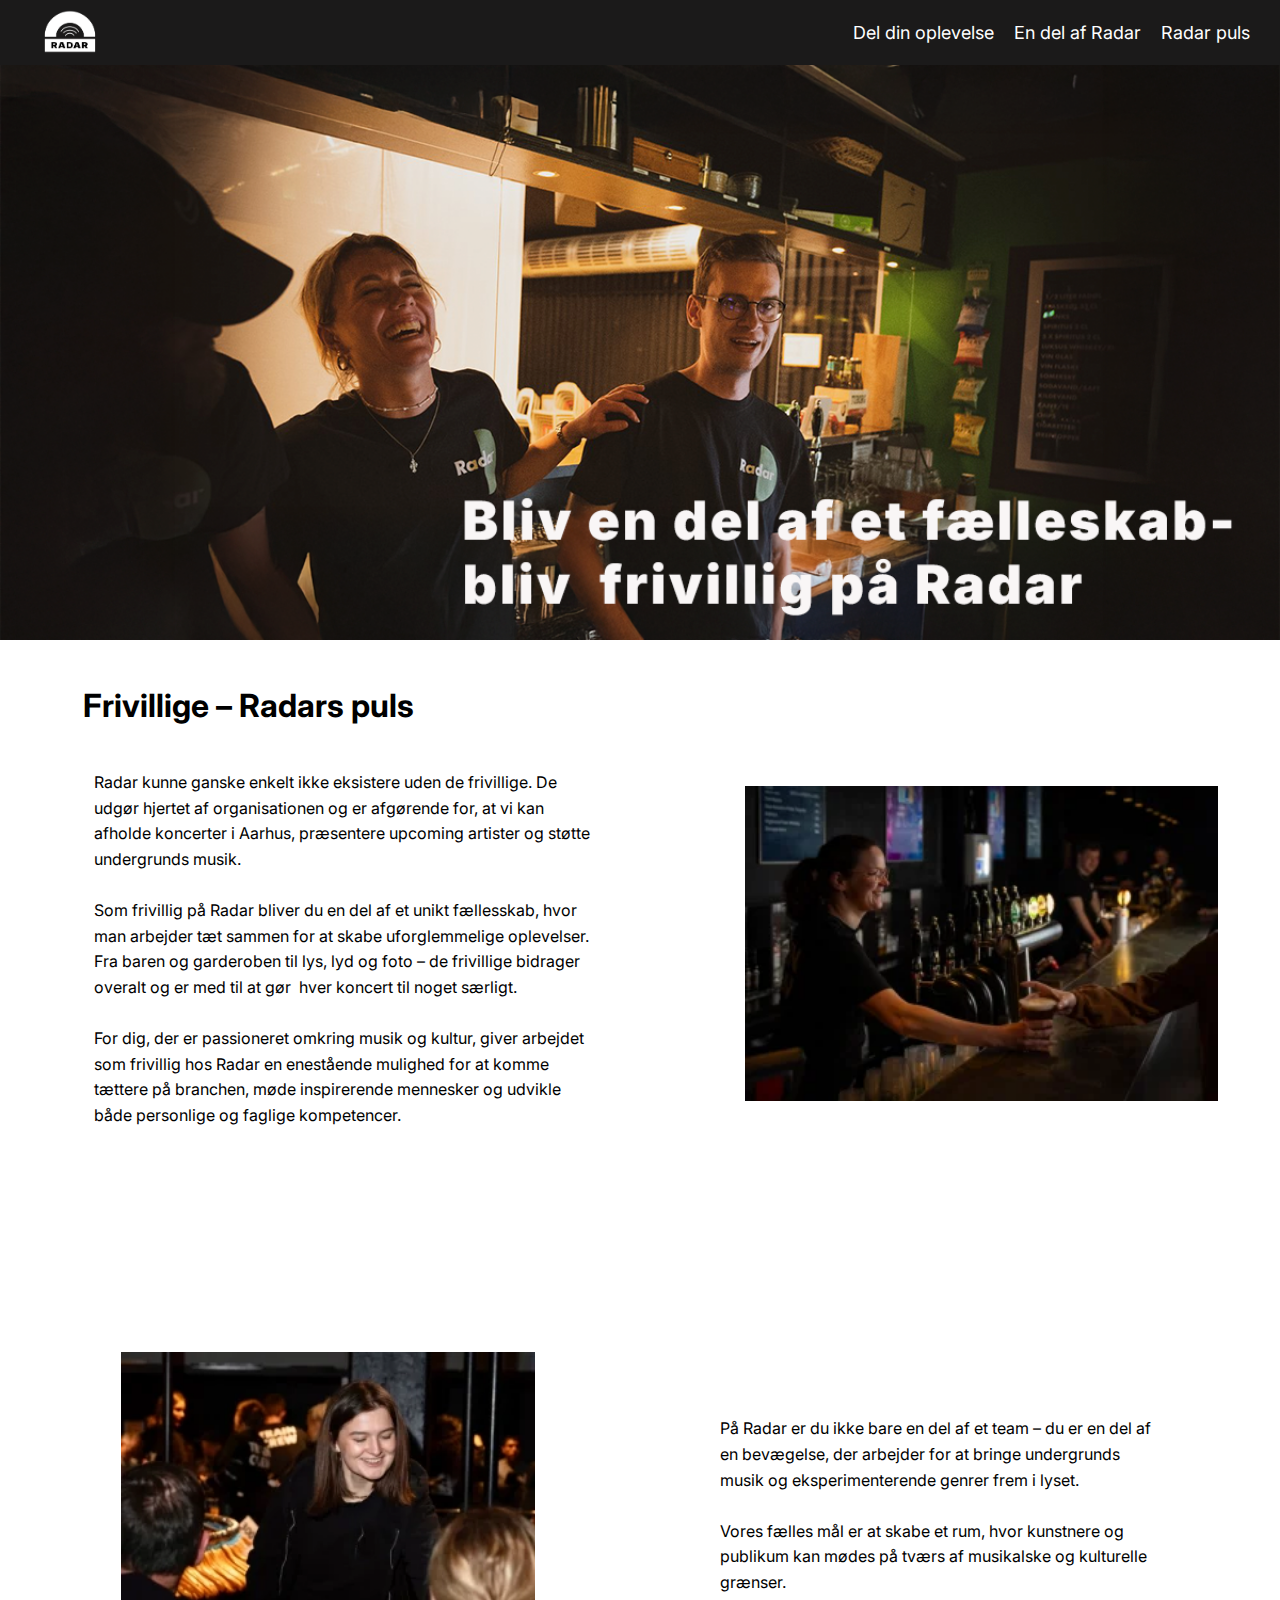
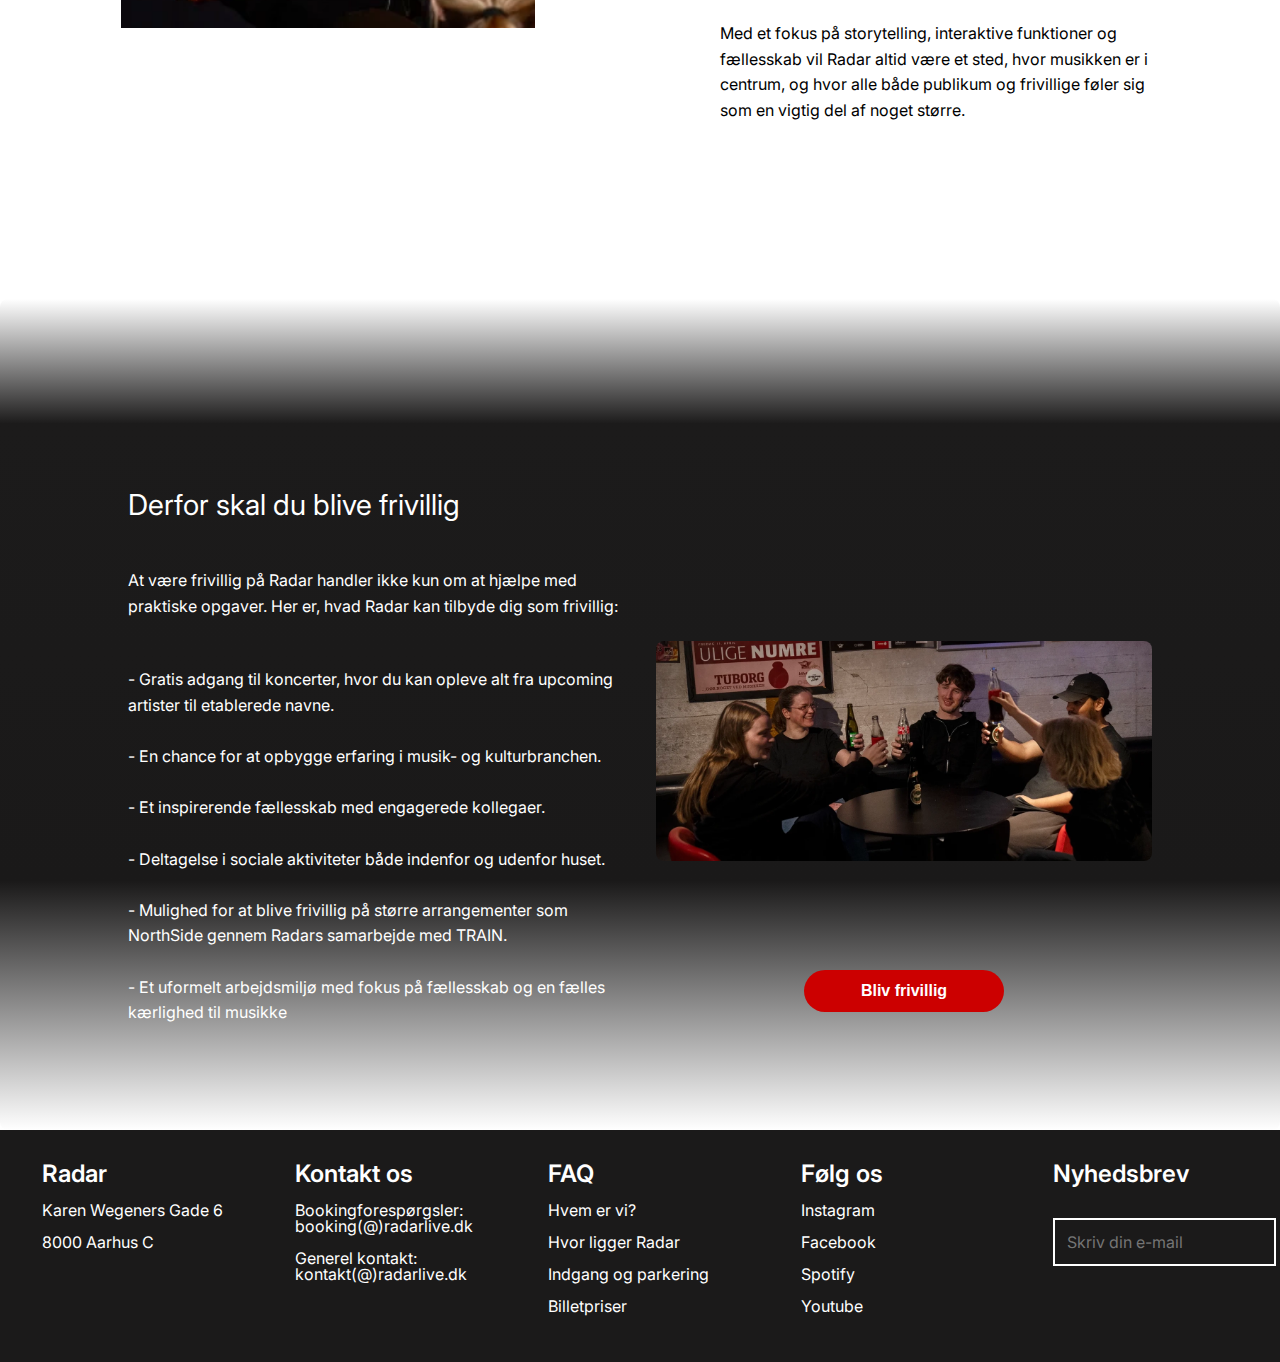
<file: frivillig.html>
<!DOCTYPE html>
<html lang="da">
  <head>
    <meta charset="UTF-8">
    <meta name="viewport" content="width=device-width, initial-scale=1.0">
    <title>Frivillig side</title>
    <link rel="stylesheet" href="css/style.css">
    <script src="javascript/script.js" defer></script>
    <!--Connected til google fonts og icons-->  
    <link
    href="https://fonts.googleapis.com/css2?family=Instrument+Serif:ital@0;1&family=Inter:ital,opsz,wght@0,14..32,100..900;1,14..32,100..900&family=KoHo:ital,wght@0,200;0,300;0,400;0,500;0,600;0,700;1,200;1,300;1,400;1,500;1,600;1,700&display=swap"
    rel="stylesheet">
  </head>
  <!--body starter -->
  <body>
    <!--header starter -->
    <header>
      <nav class="navbar">
        <div class="logo">
          <a href="index.html"><img src="img/Radar_logo.png" alt="Logo"></a>
        </div>
        <div class="burger-menu" id="burger-menu">
          <div class="line"></div>
          <div class="line"></div>
          <div class="line"></div>
        </div>
        <ul class="nav-links" id="nav-links">
          <li class="nav-item">
            <a href="#">Del din oplevelse</a>
            <ul class="dropdown">
              <li><a href="musikanmeldelse.html">Publikums anmeldelser</a></li>
            </ul>
          </li>
          <li class="nav-item">
            <a href="#">En del af Radar</a>
            <ul class="dropdown">
              <li><a href="frivillig.html">Bliv frivillig </a></li>
              <li><a href="Stoetos.html">Støt Radar</a></li>
            </ul>
          </li>
          <li class="nav-item">
            <a href="#">Radar puls </a>
            <ul class="dropdown">
              <li><a href="kommende_events.html">Kommende events</a></li>
              <li><a href="event.html">Historier fra scenen </a></li>
            </ul>
          </li>
        </ul>
      </nav>
    </header>
     <!-- main starter -->
     <section class="frivillig-section">
        <!-- Hero-sektion -->
        <div class="hero_frivillig">
          <img src="img/frivillige_billede_side.png" alt="Frivillige på Radar" class="hero-image">
          <div class="hero-text">
          </div>
        </div>
      
        <div class="frivillig-beskrivelse">
          <h2>Frivillige – Radars puls</h2>
        </div>
     </section>
          <!-- Sektion 1 -->
        
     <section class="frivillig-sektion">
          <div class="frivillig-tekst">
              <p class="mobile-text">
                Radar kunne ganske enkelt ikke eksistere uden de frivillige. De udgør hjertet af organisationen og er afgørende for, at vi kan afholde koncerter i Aarhus, præsentere upcoming artister og støtte undergrunds musik.
              </p>
              <p class="desktop-text">
                Radar kunne ganske enkelt ikke eksistere uden de frivillige. De udgør hjertet af organisationen og er afgørende for, at vi kan afholde koncerter i Aarhus, præsentere upcoming artister og støtte undergrunds musik.
                <br>
                <br>
                Som frivillig på Radar bliver du en del af et unikt fællesskab, hvor man arbejder tæt sammen for at skabe uforglemmelige oplevelser. Fra baren og garderoben til lys, lyd og foto – de frivillige bidrager overalt og er med til at gør  hver koncert til noget særligt.
                <br>
                <br>
              For dig, der er passioneret omkring musik og kultur, giver arbejdet som frivillig hos Radar en enestående mulighed for at komme tættere på branchen, møde inspirerende mennesker og udvikle både personlige og faglige kompetencer.
              </p>
           </div>
            <div class="frivillig-billede-container">
              <img src="img/frivilligt.webp" alt="Frivillige i baren" class="frivillig-billede">
            </div>
         
        
          <!-- Sektion 2 -->
          <div class="frivillig-sektion2">
            <p class="mobile-text">
              På Radar er du ikke bare en del af et team – du er en del af en bevægelse, der arbejder for at bringe undergrunds musik frem i lyset.
            </p>
            <div class="frivillig-billede-container2">
              <img src="img/frivllig2.webp" alt="Frivillige sammen" class="frivillig-billede_pige">
            </div>
          </div>
            <div class="frivillig_tekst2">
              <p class="desktop-text">
                På Radar er du ikke bare en del af et team – du er en del af en bevægelse, der arbejder for at bringe undergrunds musik og eksperimenterende genrer frem i lyset. 
                <br>
                <br>
              Vores fælles mål er at skabe et rum, hvor kunstnere og publikum kan mødes på tværs af musikalske og kulturelle grænser.
              <br>
              <br>
              Med et fokus på storytelling, interaktive funktioner og fællesskab vil Radar altid være et sted, hvor musikken er i centrum, og hvor alle både publikum og frivillige føler sig som en vigtig del af noget større.
              </p>
            </div>
     </section>
        <!-- CTA-sektion -->
      <section>
        <div class="cta-section-frivillig">
            <h2>Derfor skal du blive frivillig</h2>
            <p>
            At være frivillig på Radar handler ikke kun om at hjælpe med praktiske opgaver. Her er, hvad Radar kan tilbyde dig som frivillig:
            </p>
            <ul>
              <li> 
                - Gratis adgang til koncerter, hvor du kan opleve alt fra upcoming artister til etablerede navne.
                <br>
                <br>
                - En chance for at opbygge erfaring i musik- og kulturbranchen.
                <br>
                <br>
                - Et inspirerende fællesskab med engagerede kollegaer.
                <br>
                <br>
                - Deltagelse i sociale aktiviteter både indenfor og udenfor huset.
                <br>
                <br>
               -  Mulighed for at blive frivillig på større arrangementer som NorthSide gennem Radars samarbejde med TRAIN.
                <br>
                <br>
                - Et uformelt arbejdsmiljø med fokus på fællesskab og en fælles kærlighed til musikke 
              </li>
            </ul>
            <img src="img/fælles_billede.webp" alt="Frivillige_fælles_billede" class="frivillig-billede2">
            <button class="cta-frivillig">Bliv frivillig</button>
        </div>
      </section>

     <!-- Footer starter -->
     <footer class="footer-container">
      <!-- Rader info -->
      <!-- både class og id så de kan styles individuelt i media queries -->
      <section class="footer-sektioner" id="rader">
        <h2 class="footer-overskrift">Radar</h2>
        <p>
          Karen Wegeners Gade 6 
          <br>
          <br>
          8000 Aarhus C
        </p>
      </section>

      <!-- kontakt os information  -->
      <!-- både class og id så de kan styles individuelt i media queries -->
      <section class="footer-sektioner" id="kontakos">
        <h2 class="footer-overskrift">Kontakt os</h2>
        <p>
          Bookingforespørgsler: 
          booking(@)radarlive.dk
          <br>
          <br>
          Generel kontakt: 
          <br>
          kontakt(@)radarlive.dk
        </p>
      </section>

      <!-- FAQ til større skærme -->
      <section class="footer-sektioner" id="FAQ">
        <h2 class="footer-overskrift">FAQ</h2>
        <p>
          Hvem er vi?
          <br>
          <br>
          Hvor ligger Radar
          <br>
          <br>
          Indgang og parkering
          <br>
          <br>
          Billetpriser
        </p>
        <br>
      </section>


      <!-- Connect info -->
      <section class="footer-sektioner">
        <h2 class="footer-overskrift">Følg os</h2>
        <p class="some-links">
          <a href="https://www.instagram.com/radarlive/">Instagram</a>
          <br>
          <br>
          <a href="https://www.facebook.com/radarlive">Facebook</a>
          <br>
          <br>
          <a href="https://open.spotify.com/user/radarlive?si=79fac289c49b4bbb">Spotify</a>
          <br>
          <br>
          <a href="https://www.youtube.com/user/radarliverec">Youtube</a>
        </p>
      </section>

      <!-- Nyhedsbrev info -->
      <section class="footer-sektioner">
        <h2 class="footer-overskrift">Nyhedsbrev</h2>
        <form>
          <input type="email" placeholder="Skriv din e-mail" class="email-felt" required>
        </form>
      </section>
    </footer>
     
  </body>
</html>
</file>
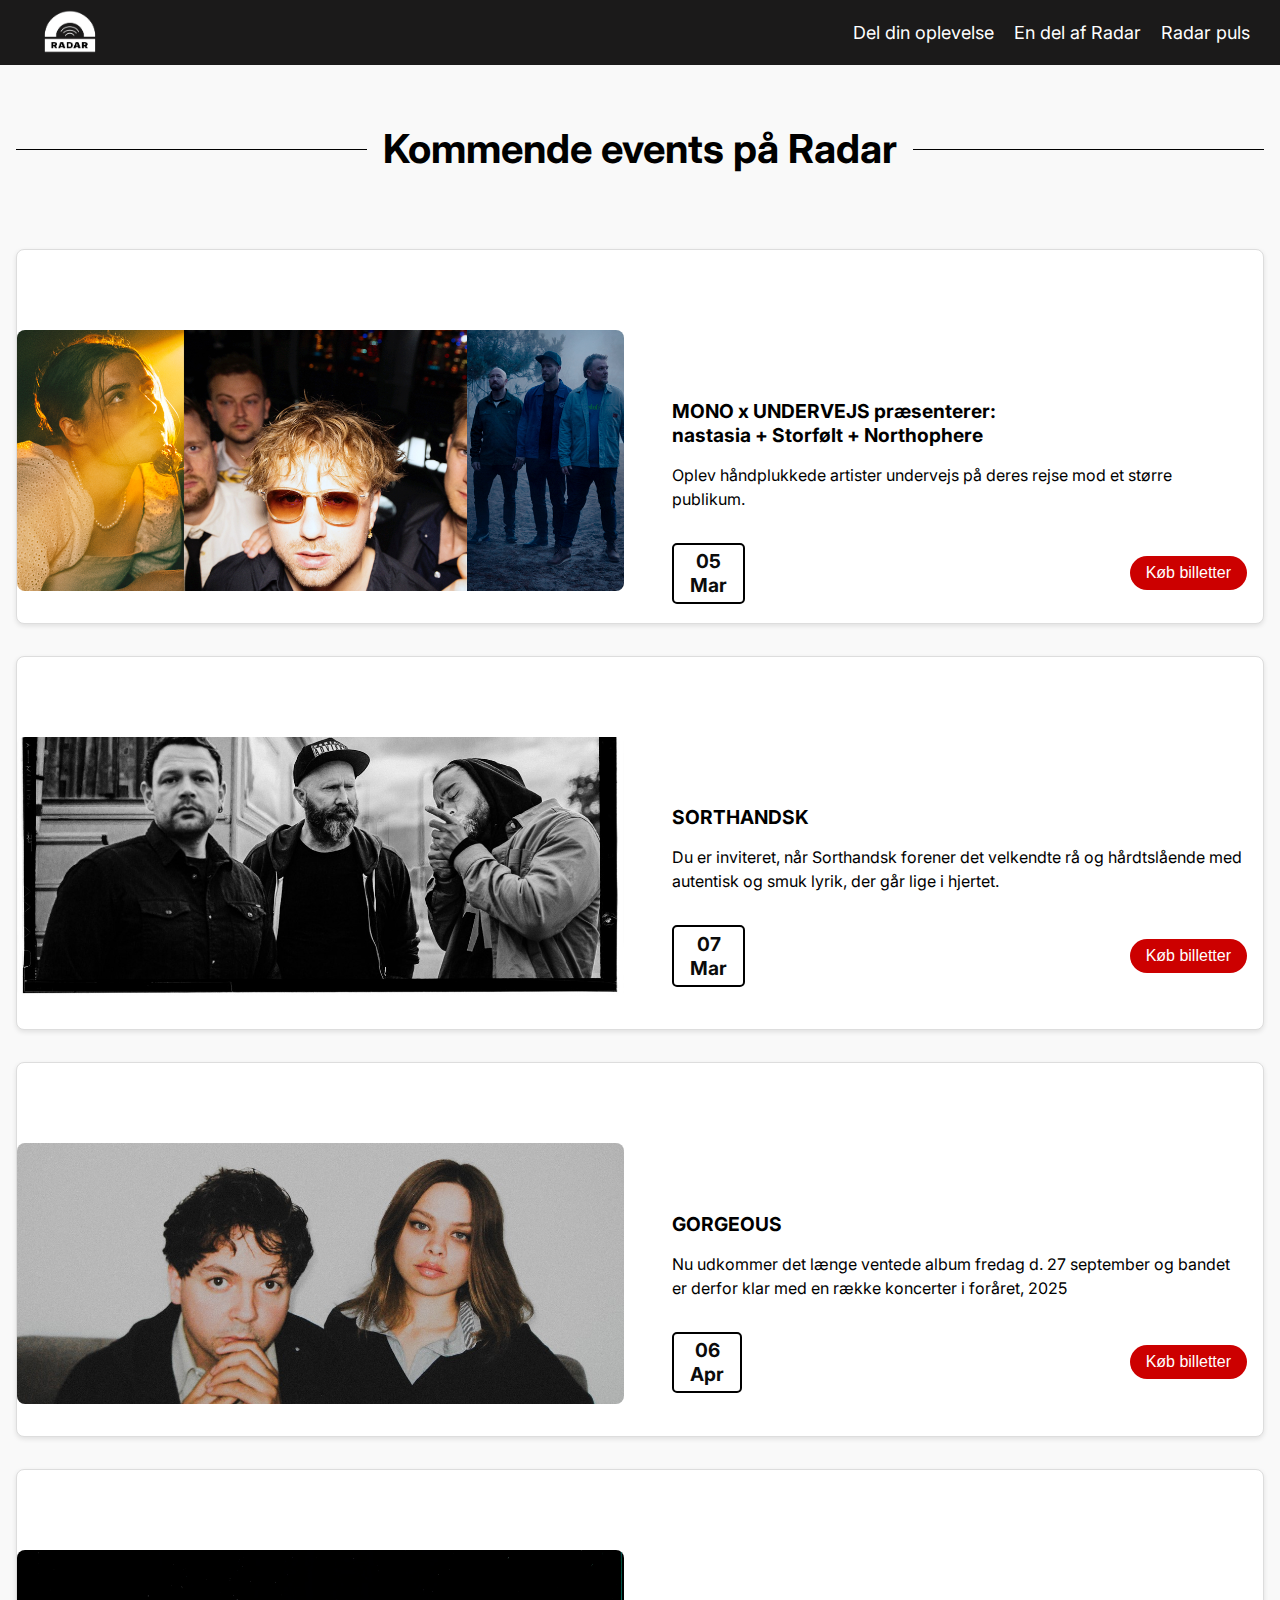
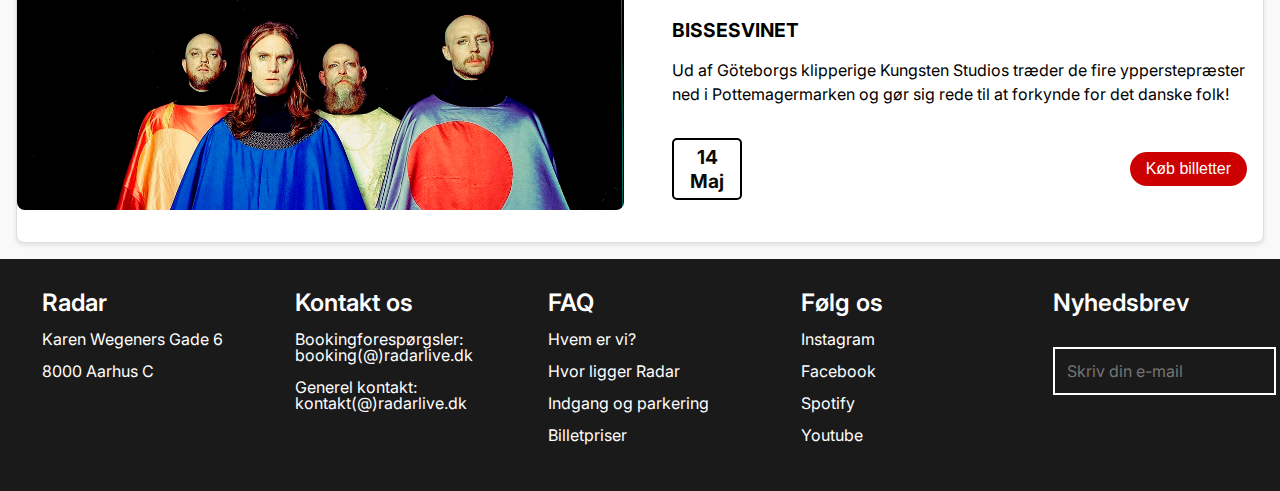
<file: kommende_events.html>
<!DOCTYPE html>
<html lang="da">
  <head>
    <meta charset="UTF-8">
    <meta name="viewport" content="width=device-width, initial-scale=1.0">
    <title>Kommende events</title>
    <link rel="stylesheet" href="css/style.css">
    <script src="javascript/script.js" defer></script>
    <!--Connected til google fonts og icons-->  
    <link
    href="https://fonts.googleapis.com/css2?family=Instrument+Serif:ital@0;1&family=Inter:ital,opsz,wght@0,14..32,100..900;1,14..32,100..900&family=KoHo:ital,wght@0,200;0,300;0,400;0,500;0,600;0,700;1,200;1,300;1,400;1,500;1,600;1,700&display=swap"
rel="stylesheet">
  </head>
  <!-- body starter -->
  <body>
    <!--header starter -->
    <header>
      <nav class="navbar">
        <div class="logo">
          <a href="index.html"><img src="img/Radar_logo.png" alt="Logo"></a>
        </div>
        <div class="burger-menu" id="burger-menu">
          <div class="line"></div>
          <div class="line"></div>
          <div class="line"></div>
        </div>
        <ul class="nav-links" id="nav-links">
          <li class="nav-item">
            <a href="#">Del din oplevelse</a>
            <ul class="dropdown">
              <li><a href="musikanmeldelse.html">Publikums anmeldelser</a></li>
            </ul>
          </li>
          <li class="nav-item">
            <a href="#">En del af Radar</a>
            <ul class="dropdown">
              <li><a href="frivillig.html">Bliv frivillig </a></li>
              <li><a href="Stoetos.html">Støt Radar</a></li>
            </ul>
          </li>
          <li class="nav-item">
            <a href="#">Radar puls </a>
            <ul class="dropdown">
              <li><a href="kommende_events.html">Kommende events</a></li>
              <li><a href="event.html">Historier fra scenen </a></li>
            </ul>
          </li>
        </ul>
      </nav>
    </header>
     <!-- main starter -->
          <main class="kommende-event-list">

            <div class="header-container-event">
              <div class="line-event"></div>
              <h1 class="centered-header-event">Kommende events på Radar </h1>
              <div class="line-event"></div>
          </div>
            <!-- Event 1 -->
            <section class="kommende-events">
                <img src="img/mono.png" alt="MONO x UNDERVEJS" class="kommende-event-billede">
                <div class="kommende-events-content">
                    <h2>MONO x UNDERVEJS præsenterer:
                      <br>nastasia + Storfølt + Northophere
                    </h2>
                    <p>Oplev håndplukkede artister undervejs på deres rejse mod et større publikum.</p>
                    <div class="event-footer">
                        <div class="event-date">
                            <span>05</span>
                            <span>Mar</span>
                        </div>
                        <button class="buy-button">Køb billetter</button>
                    </div>
                </div>
            </section>
        
            <!-- Event 2 -->
            <section class="kommende-events">
                <img src="img/sorthandsk.jpg" alt="SORTHANDSK" class="kommende-event-billede">
                <div class="kommende-events-content">
                    <h2>SORTHANDSK</h2>
                    <p>Du er inviteret, når Sorthandsk forener det velkendte rå og hårdtslående med autentisk og smuk lyrik, der går lige i hjertet.</p>
                    <div class="event-footer">
                        <div class="event-date">
                            <span>07</span>
                            <span>Mar</span>
                        </div>
                        <button class="buy-button">Køb billetter</button>
                    </div>
                </div>
            </section>
        
            <!-- Event 3 -->
            <section class="kommende-events">
                <img src="img/gorgeous.jpg" alt="GORGEOUS" class="kommende-event-billede">
                <div class="kommende-events-content">
                    <h2>GORGEOUS</h2>
                    <p>Nu udkommer det længe ventede album fredag d. 27 september og bandet er derfor klar med en række koncerter i foråret, 2025</p>
                    <div class="event-footer">
                        <div class="event-date">
                            <span>06</span>
                            <span>Apr</span>
                        </div>
                        <button class="buy-button">Køb billetter</button>
                    </div>
                </div>
            </section>
      
            <!-- Event 4 -->
            <section class="kommende-events">
                <img src="img/bissesvinet.jpg" alt="BISSESVINET" class="kommende-event-billede">
                <div class="kommende-events-content">
                    <h2>BISSESVINET</h2>
                    <p>Ud af Göteborgs klipperige Kungsten Studios træder de fire ypperstepræster ned i Pottemagermarken og gør sig rede til at forkynde for det danske folk!</p>
                    <div class="event-footer">
                        <div class="event-date">
                            <span>14</span>
                            <span>Maj</span>
                        </div>
                        <button class="buy-button">Køb billetter</button>
                    </div>
                </div>
            </section>
        </main>
        
           
            
        
      <!-- Footer starter -->
    <footer class="footer-container">
      <!-- Rader info -->
      <!-- både class og id så de kan styles individuelt i media queries -->
      <section class="footer-sektioner" id="rader">
        <h2 class="footer-overskrift">Radar</h2>
        <p>
          Karen Wegeners Gade 6 
          <br>
          <br>
          8000 Aarhus C
        </p>
      </section>

      <!-- kontakt os information  -->
      <!-- både class og id så de kan styles individuelt i media queries -->
      <section class="footer-sektioner" id="kontakos">
        <h2 class="footer-overskrift">Kontakt os</h2>
        <p>
          Bookingforespørgsler: 
          booking(@)radarlive.dk
          <br>
          <br>
          Generel kontakt: 
          <br>
          kontakt(@)radarlive.dk
        </p>
      </section>

      <!-- FAQ til større skærme -->
      <section class="footer-sektioner" id="FAQ">
        <h2 class="footer-overskrift">FAQ</h2>
        <p>
          Hvem er vi?
          <br>
          <br>
          Hvor ligger Radar
          <br>
          <br>
          Indgang og parkering
          <br>
          <br>
          Billetpriser
        </p>
        <br>
      </section>


      <!-- Connect info -->
      <section class="footer-sektioner">
        <h2 class="footer-overskrift">Følg os</h2>
        <p class="some-links">
          <a href="https://www.instagram.com/radarlive/">Instagram</a>
          <br>
          <br>
          <a href="https://www.facebook.com/radarlive">Facebook</a>
          <br>
          <br>
          <a href="https://open.spotify.com/user/radarlive?si=79fac289c49b4bbb">Spotify</a>
          <br>
          <br>
          <a href="https://www.youtube.com/user/radarliverec">Youtube</a>
        </p>
      </section>

      <!-- Nyhedsbrev info -->
      <section class="footer-sektioner">
        <h2 class="footer-overskrift">Nyhedsbrev</h2>
        <form>
          <input type="email" placeholder="Skriv din e-mail" class="email-felt" required>
        </form>
      </section>
    </footer>
     
  </body>
</html>
</file>
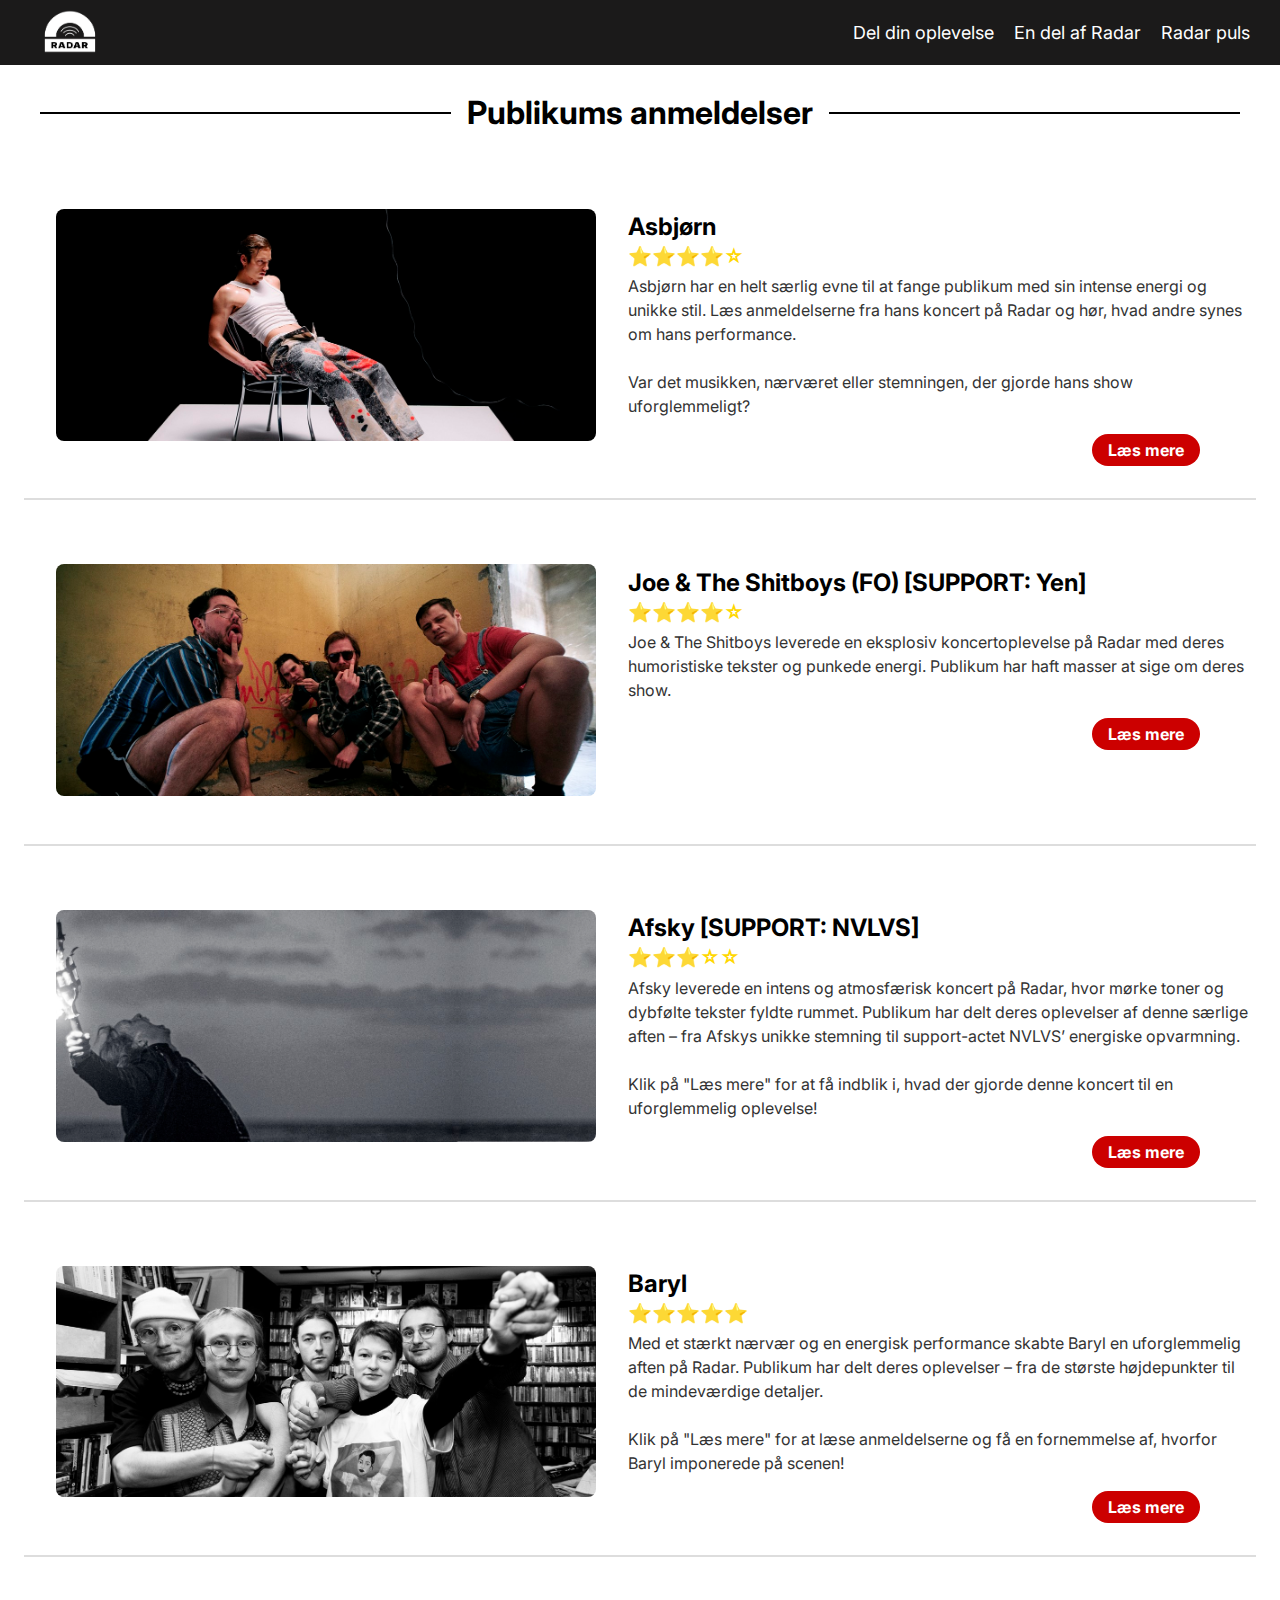
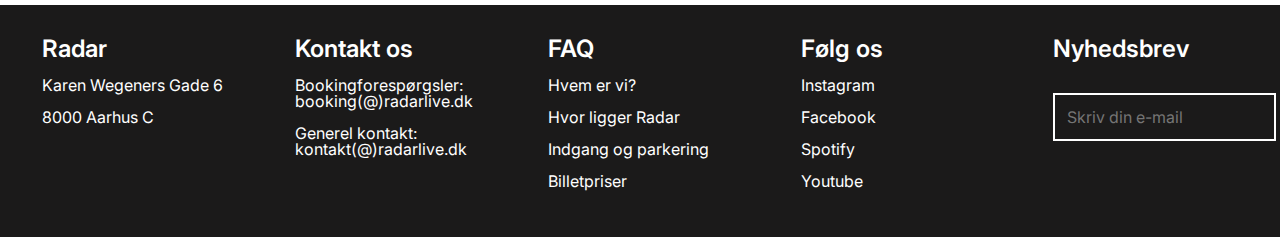
<file: musikanmeldelse.html>
<!DOCTYPE html>
<html lang="da">
  <head>
    <meta charset="UTF-8">
    <meta name="viewport" content="width=device-width, initial-scale=1.0">
    <title>Musikanmeldelse</title>
    <link rel="stylesheet" href="css/style.css">
    <script src="javascript/script.js" defer></script>
    <!--Connected til google fonts og icons-->
    <link
      href="https://fonts.googleapis.com/css2?family=Instrument+Serif:ital@0;1&family=Inter:ital,opsz,wght@0,14..32,100..900;1,14..32,100..900&family=KoHo:ital,wght@0,200;0,300;0,400;0,500;0,600;0,700;1,200;1,300;1,400;1,500;1,600;1,700&display=swap"
      rel="stylesheet">
  </head>
  <!-- body starter -->
  <body>
    <!--header starter -->
    <header>
      <nav class="navbar">
        <div class="logo">
          <a href="index.html"><img src="img/Radar_logo.png" alt="Logo"></a>
        </div>
        <div class="burger-menu" id="burger-menu">
          <div class="line"></div>
          <div class="line"></div>
          <div class="line"></div>
        </div>
        <ul class="nav-links" id="nav-links">
          <li class="nav-item">
            <a href="#">Del din oplevelse</a>
            <ul class="dropdown">
              <li><a href="musikanmeldelse.html">Publikums anmeldelser</a></li>
            </ul>
          </li>
          <li class="nav-item">
            <a href="#">En del af Radar</a>
            <ul class="dropdown">
              <li><a href="frivillig.html">Bliv frivillig </a></li>
              <li><a href="Stoetos.html">Støt Radar</a></li>
            </ul>
          </li>
          <li class="nav-item">
            <a href="#">Radar puls </a>
            <ul class="dropdown">
              <li><a href="kommende_events.html">Kommende events</a></li>
              <li><a href="event.html">Historier fra scenen </a></li>
            </ul>
          </li>
        </ul>
      </nav>
    </header>
    <!-- main starter -->
    <main>
      <div class="header-container">
        <div class="line-abjørn"></div>
        <h1 class="centered-header">Publikums anmeldelser</h1>
        <div class="line-asbjørn"></div>
      </div>
      <!--Asbjoern sektion -->
      <div class="review">
        <img src="img/asbjørn.jpg" alt="Asbjørn optræder">
        <div class="text-container">
          <h2>Asbjørn</h2>
          <div class="stars">⭐⭐⭐⭐☆</div>
          <!-- Tekst til mobil -->
          <p class="mobile-text">
            Asbjørn tryllebandt publikum på Radar med sin energi og unikke stil.
          </p>
          <!-- Tekst til desktop -->
          <p class="desktop-text">
            Asbjørn har en helt særlig evne til at fange publikum med sin
            intense energi og unikke stil. Læs anmeldelserne fra hans koncert på
            Radar og hør, hvad andre synes om hans performance.
            <br><br>
            Var det musikken, nærværet eller stemningen, der gjorde hans show
            uforglemmeligt?
          </p>
          <a href="asbjoern_side.html" class="button-musikanmeldelse">Læs mere</a>
        </div>
      </div>
      <!--Joe & The Shitboys sektion -->
      <div class="review">
        <img src="img/joe&shitboys.jpg" alt="Joe & The Shitboys optræder">
        <div class="text-container">
          <h2>Joe & The Shitboys (FO) [SUPPORT: Yen]</h2>
          <div class="stars">⭐⭐⭐⭐☆</div>
          <p class="mobile-text">
            Joe & The Shitboys leverede en punket og humoristisk koncert. Læs
            publikums anmeldelser og find ud af, hvad der gjorde aftenen
            uforglemmelig!
          </p>
          <p class="desktop-text">
            Joe & The Shitboys leverede en eksplosiv koncertoplevelse på Radar
            med deres humoristiske tekster og punkede energi. Publikum har haft
            masser at sige om deres show.
          </p>
          <a href="#" class="button-musikanmeldelse">Læs mere</a>
        </div>
      </div>
      <!-- Afsky sektion -->
      <div class="review">
        <img src="img/afsky.jpg" alt="Afsky optræder">
        <div class="text-container">
          <h2>Afsky [SUPPORT: NVLVS]</h2>
          <div class="stars">⭐⭐⭐☆☆</div>
          <p class="mobile-text">
            Afsky skabte en intens og mørk stemning på Radar. Se, hvad publikum
            skriver om deres koncert og support-actet NVLVS.
          </p>
          <p class="desktop-text">
            Afsky leverede en intens og atmosfærisk koncert på Radar, hvor mørke
            toner og dybfølte tekster fyldte rummet. Publikum har delt deres
            oplevelser af denne særlige aften – fra Afskys unikke stemning til
            support-actet NVLVS’ energiske opvarmning.
            <br><br>
            Klik på "Læs mere" for at få indblik i, hvad der gjorde denne
            koncert til en uforglemmelig oplevelse!
          </p>
          <a href="#" class="button-musikanmeldelse">Læs mere</a>
        </div>
      </div>
      <!--Baryl sektion -->
      <div class="review">
        <img src="img/baryl.jpg" alt="Baryl optræder">
        <div class="text-container">
          <h2>Baryl</h2>
          <div class="stars">⭐⭐⭐⭐⭐</div>
          <p class="mobile-text">
            Baryl gav en energisk optræden, der begejstrede publikum. Klik på
            "Læs mere" og læs anmeldelserne af denne fantastiske koncert!
          </p>
          <p class="desktop-text">
            Med et stærkt nærvær og en energisk performance skabte Baryl en
            uforglemmelig aften på Radar. Publikum har delt deres oplevelser –
            fra de største højdepunkter til de mindeværdige detaljer.
            <br>
            <br>
            Klik på "Læs mere" for at læse anmeldelserne og få en fornemmelse
            af, hvorfor Baryl imponerede på scenen!
          </p>
          <a href="#" class="button-musikanmeldelse">Læs mere</a>
        </div>
      </div>
    </main>

    <!-- Footer starter -->
    <footer class="footer-container">
      <!-- Rader info -->
      <!-- både class og id så de kan styles individuelt i media queries -->
      <section class="footer-sektioner" id="rader">
        <h2 class="footer-overskrift">Radar</h2>
        <p>
          Karen Wegeners Gade 6 
          <br>
          <br>
          8000 Aarhus C
        </p>
      </section>

      <!-- kontakt os information  -->
      <!-- både class og id så de kan styles individuelt i media queries -->
      <section class="footer-sektioner" id="kontakos">
        <h2 class="footer-overskrift">Kontakt os</h2>
        <p>
          Bookingforespørgsler: 
          booking(@)radarlive.dk
          <br>
          <br>
          Generel kontakt: 
          <br>
          kontakt(@)radarlive.dk
        </p>
      </section>

      <!-- FAQ til større skærme -->
      <section class="footer-sektioner" id="FAQ">
        <h2 class="footer-overskrift">FAQ</h2>
        <p>
          Hvem er vi?
          <br>
          <br>
          Hvor ligger Radar
          <br>
          <br>
          Indgang og parkering
          <br>
          <br>
          Billetpriser
        </p>
        <br>
      </section>


      <!-- Connect info -->
      <section class="footer-sektioner">
        <h2 class="footer-overskrift">Følg os</h2>
        <p class="some-links">
          <a href="https://www.instagram.com/radarlive/">Instagram</a>
          <br>
          <br>
          <a href="https://www.facebook.com/radarlive">Facebook</a>
          <br>
          <br>
          <a href="https://open.spotify.com/user/radarlive?si=79fac289c49b4bbb">Spotify</a>
          <br>
          <br>
          <a href="https://www.youtube.com/user/radarliverec">Youtube</a>
        </p>
      </section>

      <!-- Nyhedsbrev info -->
      <section class="footer-sektioner">
        <h2 class="footer-overskrift">Nyhedsbrev</h2>
        <form>
          <input type="email" placeholder="Skriv din e-mail" class="email-felt" required>
        </form>
      </section>
    </footer>
     
  </body>
</html>
</file>
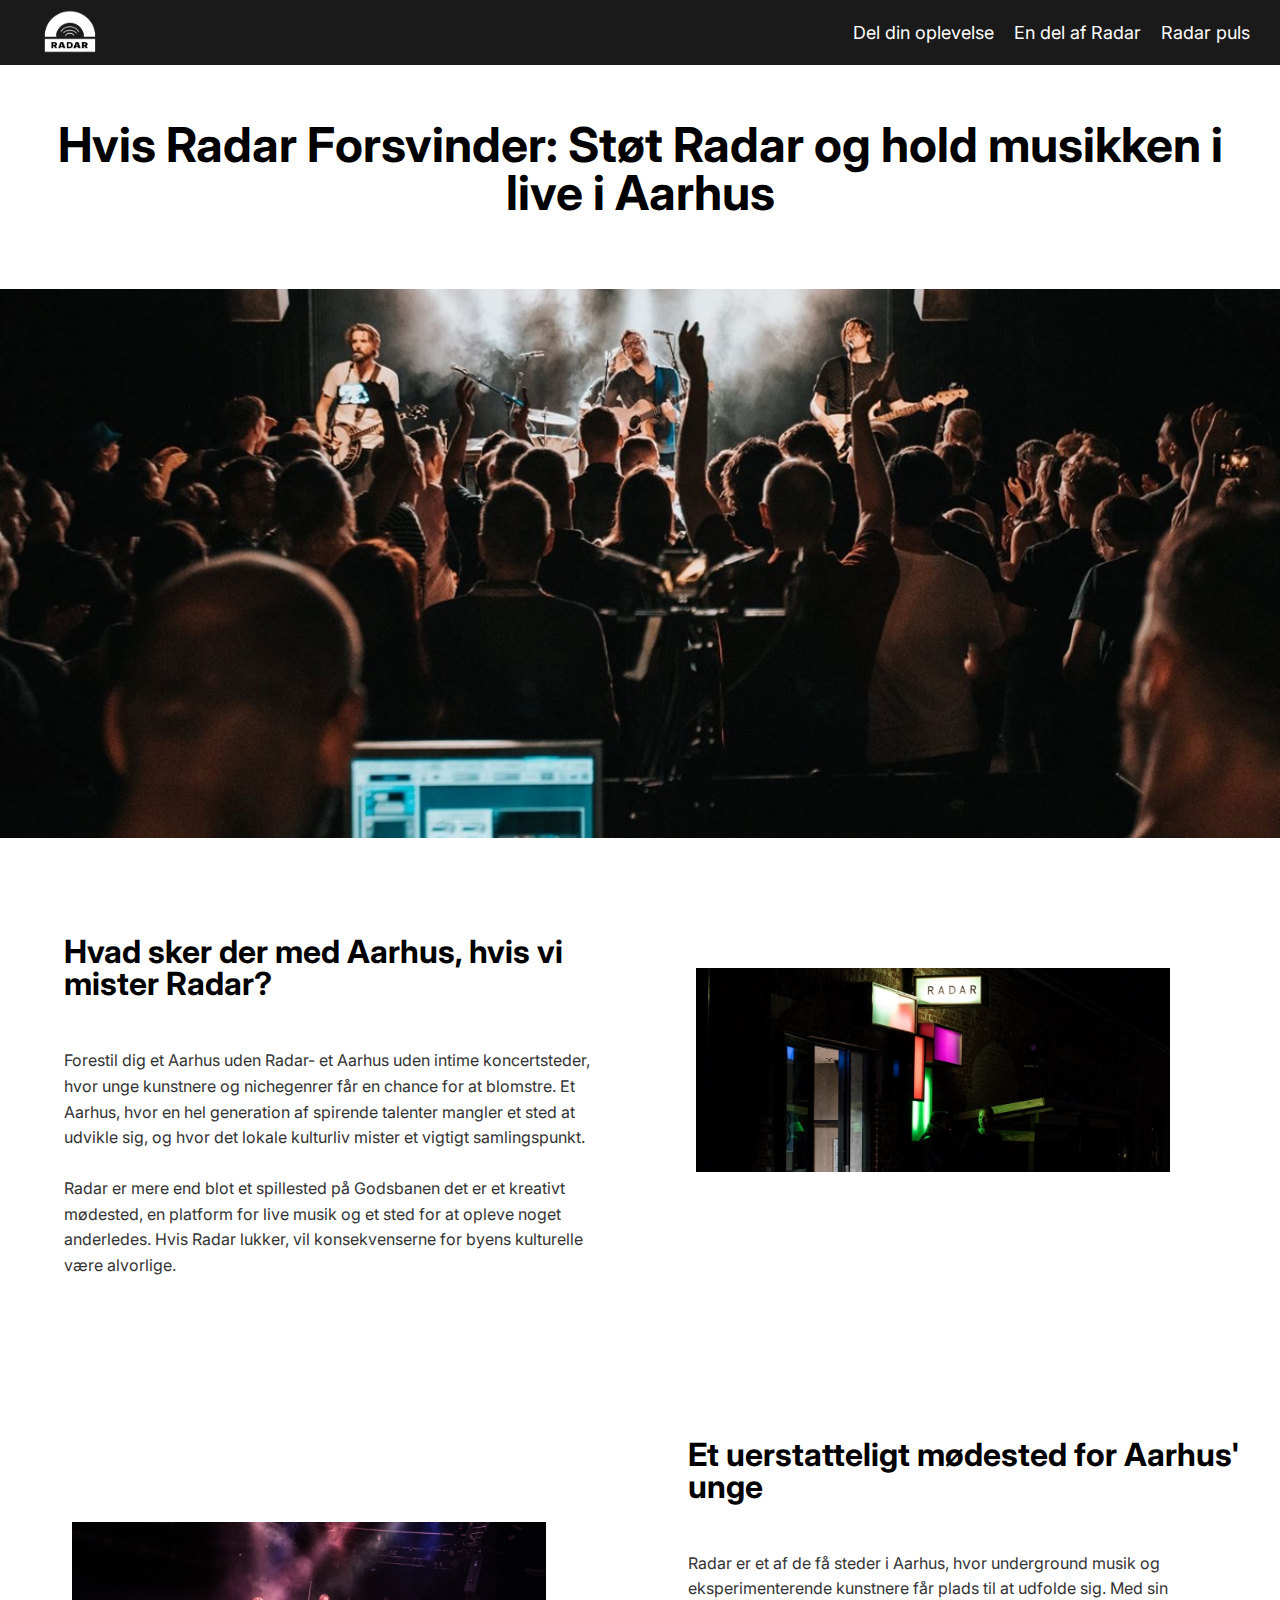
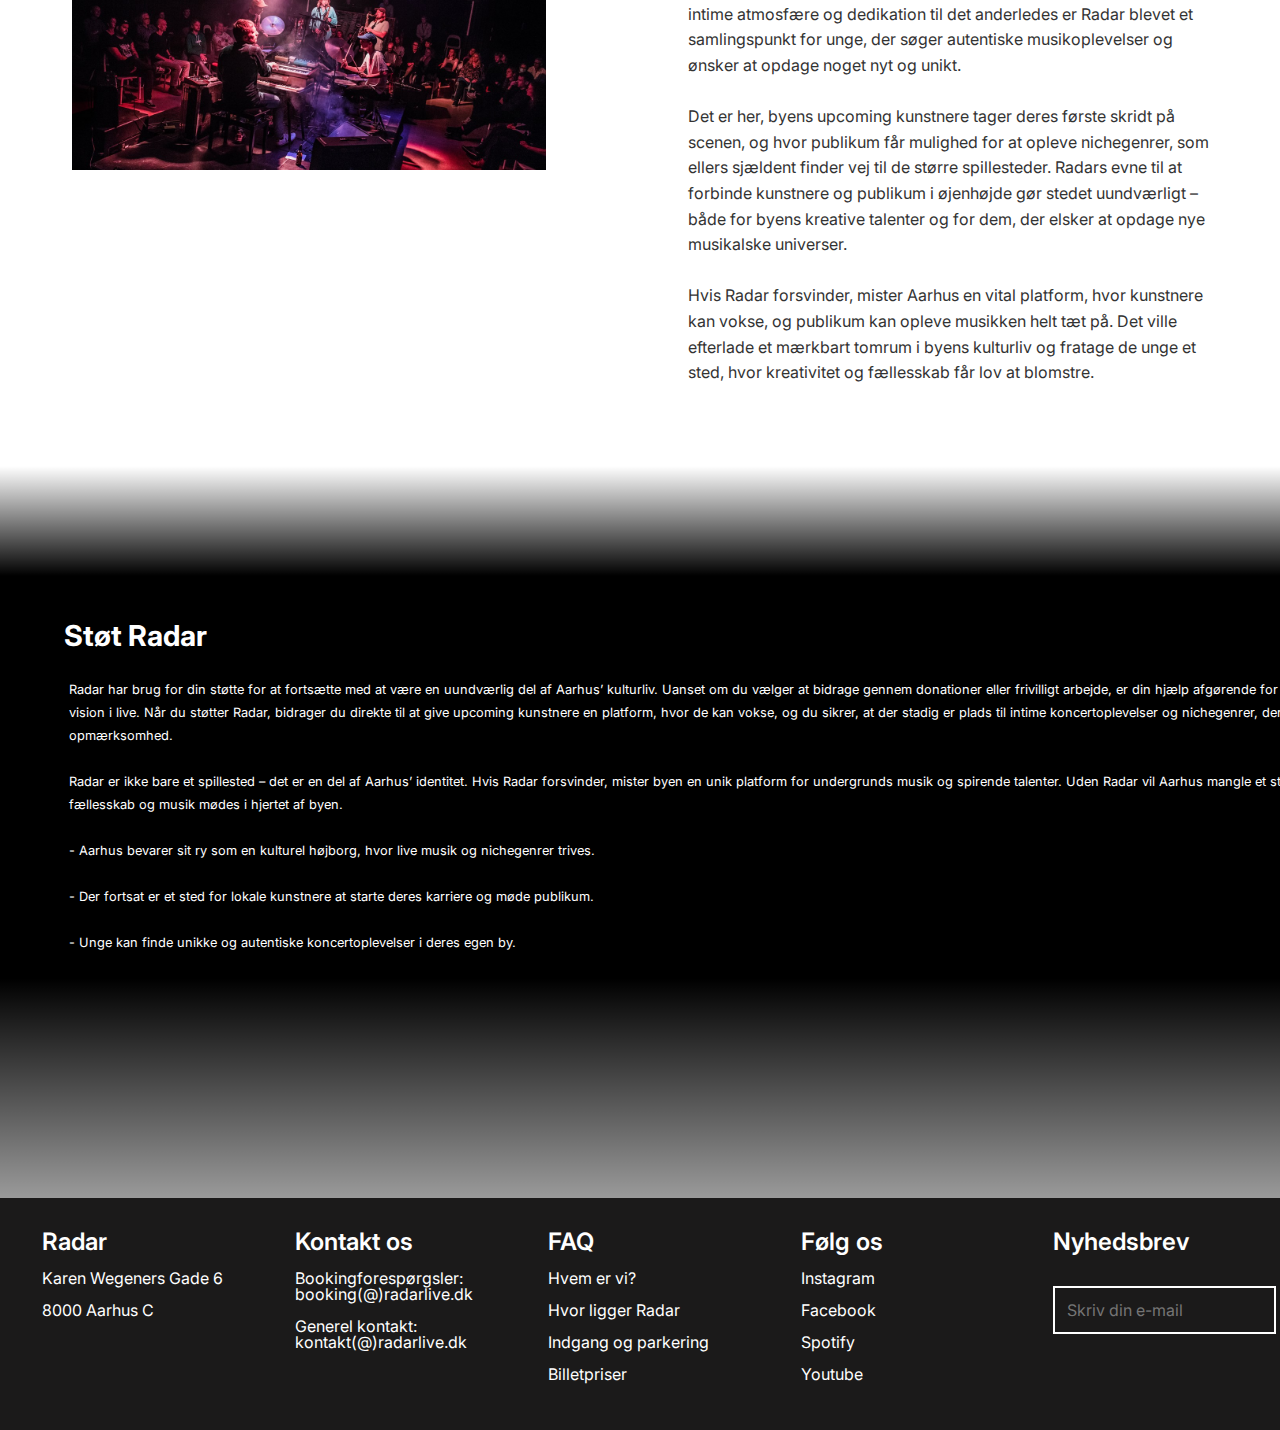
<file: Stoetos.html>
<!DOCTYPE html>
<html lang="da">
  <head>
    <meta charset="UTF-8">
    <meta name="viewport" content="width=device-width, initial-scale=1.0">
    <title>Støt os</title>
    <link rel="stylesheet" href="css/style.css">
    <script src="javascript/script.js" defer></script>
    <!--Connected til google fonts og icons-->
    <link
      href="https://fonts.googleapis.com/css2?family=Instrument+Serif:ital@0;1&family=Inter:ital,opsz,wght@0,14..32,100..900;1,14..32,100..900&family=KoHo:ital,wght@0,200;0,300;0,400;0,500;0,600;0,700;1,200;1,300;1,400;1,500;1,600;1,700&display=swap"
      rel="stylesheet">
  </head>
  <!-- body starter -->
  <body>
    <!-- header starter -->
    <header>
      <nav class="navbar">
        <div class="logo">
          <a href="index.html"><img src="img/Radar_logo.png" alt="Logo"></a>
        </div>
        <div class="burger-menu" id="burger-menu">
          <div class="line"></div>
          <div class="line"></div>
          <div class="line"></div>
        </div>
        <ul class="nav-links" id="nav-links">
          <li class="nav-item">
            <a href="#">Del din oplevelse</a>
            <ul class="dropdown">
              <li><a href="musikanmeldelse.html">Publikums anmeldelser</a></li>
            </ul>
          </li>
          <li class="nav-item">
            <a href="#">En del af Radar</a>
            <ul class="dropdown">
              <li><a href="frivillig.html">Bliv frivillig </a></li>
              <li><a href="Stoetos.html">Støt Radar</a></li>
            </ul>
          </li>
          <li class="nav-item">
            <a href="#">Radar puls </a>
            <ul class="dropdown">
              <li><a href="kommende_events.html">Kommende events</a></li>
              <li><a href="event.html">Historier fra scenen </a></li>
            </ul>
          </li>
        </ul>
      </nav>
    </header>
    <!-- main starter -->
    <main>
      <!-- Header  -->
      <section class="header-container-stoetos">
        <h1 class="centered-header-stoetos">
          Hvis Radar Forsvinder: Støt Radar og hold musikken i live i Aarhus
        </h1>
      </section>

      <!-- Hero-sektion -->
      <section class="hero-section-stoetos">
        <img src="img/radar_koncert.jpg" alt="Radar koncert">
      </section>

      <!-- Sektion 1 stoet os tekst -->
      <section class="section-stoet-os-tekst">
        <div class="text-content-stoet-os">
          <h2>Hvad sker der med Aarhus, hvis vi mister Radar?</h2>
          <p>
            Forestil dig et Aarhus uden Radar- et Aarhus uden intime
            koncertsteder, hvor unge kunstnere og nichegenrer får en chance for
            at blomstre. Et Aarhus, hvor en hel generation af spirende talenter
            mangler et sted at udvikle sig, og hvor det lokale kulturliv mister
            et vigtigt samlingspunkt.
            <br><br>
            Radar er mere end blot et spillested på Godsbanen det er et kreativt
            mødested, en platform for live musik og et sted for at opleve noget
            anderledes. Hvis Radar lukker, vil konsekvenserne for byens
            kulturelle være alvorlige.
          </p>
          <img src="img/radar_skilt.jpg" alt="skilt Radar">
        </div>
      </section>
      <!-- Sektion 2 stoet os tekst -->
      <section class="section-stoet-os-tekst2">
        <div class="text-content-stoet-os2">
          <h2>Et uerstatteligt mødested for Aarhus' 
            <br/>unge</h2>
          <p>
            Radar er et af de få steder i Aarhus, hvor underground musik og
            eksperimenterende kunstnere får plads til at udfolde sig. Med sin
            intime atmosfære og dedikation til det anderledes er Radar blevet et
            samlingspunkt for unge, der søger autentiske musikoplevelser og
            ønsker at opdage noget nyt og unikt.
            <br><br>
            Det er her, byens upcoming kunstnere tager deres første skridt på
            scenen, og hvor publikum får mulighed for at opleve nichegenrer, som
            ellers sjældent finder vej til de større spillesteder. Radars evne
            til at forbinde kunstnere og publikum i øjenhøjde gør stedet
            uundværligt – både for byens kreative talenter og for dem, der
            elsker at opdage nye musikalske universer.
            <br><br>
            Hvis Radar forsvinder, mister Aarhus en vital platform, hvor
            kunstnere kan vokse, og publikum kan opleve musikken helt tæt på.
            Det ville efterlade et mærkbart tomrum i byens kulturliv og fratage
            de unge et sted, hvor kreativitet og fællesskab får lov at blomstre.
          </p>
          <img src="img/radar_band.jpg" alt="skilt Radar">
        </div>
      </section>

      <!-- Sektion 3 stoet os med blå baggrunds billede -->
      <section class="stoetos-cta">
        <h2>Støt Radar</h2>
        <p>
          Radar har brug for din støtte for at fortsætte med at være en
          uundværlig del af Aarhus’ kulturliv. Uanset om du vælger at bidrage
          gennem donationer eller frivilligt arbejde, er din hjælp afgørende for
          at holde Radars vision i live. Når du støtter Radar, bidrager du
          direkte til at give upcoming kunstnere en platform, hvor de kan vokse,
          og du sikrer, at der stadig er plads til intime koncertoplevelser og
          nichegenrer, der ellers ikke får opmærksomhed. 
          <br><br>
          Radar er ikke bare et spillested – det er en del af Aarhus’ identitet.
          Hvis Radar forsvinder, mister byen en unik platform for undergrunds
          musik og spirende talenter. Uden Radar vil Aarhus mangle et sted, hvor
          kreativitet, fællesskab og musik mødes i hjertet af byen.
          <br>
          <br>
          - Aarhus bevarer sit ry som en kulturel højborg, hvor live musik og
          nichegenrer trives.
          <br>
          <br>
          - Der fortsat er et sted for lokale kunstnere at starte deres karriere
          og møde publikum.
          <br>
          <br>
          - Unge kan finde unikke og autentiske koncertoplevelser i deres egen
          by.
        </p>
        <button class="stoet_radar_knap">Støt Radar</button>
      </section>
    </main>
    
    <!-- Footer starter -->
    <footer class="footer-container">
      <!-- Rader info -->
      <!-- både class og id så de kan styles individuelt i media queries -->
      <section class="footer-sektioner" id="rader">
        <h2 class="footer-overskrift">Radar</h2>
        <p>
          Karen Wegeners Gade 6 
          <br>
          <br>
          8000 Aarhus C
        </p>
      </section>

      <!-- kontakt os information  -->
      <!-- både class og id så de kan styles individuelt i media queries -->
      <section class="footer-sektioner" id="kontakos">
        <h2 class="footer-overskrift">Kontakt os</h2>
        <p>
          Bookingforespørgsler: 
          booking(@)radarlive.dk
          <br>
          <br>
          Generel kontakt: 
          <br>
          kontakt(@)radarlive.dk
        </p>
      </section>

      <!-- FAQ til større skærme -->
      <section class="footer-sektioner" id="FAQ">
        <h2 class="footer-overskrift">FAQ</h2>
        <p>
          Hvem er vi?
          <br>
          <br>
          Hvor ligger Radar
          <br>
          <br>
          Indgang og parkering
          <br>
          <br>
          Billetpriser
        </p>
        <br>
      </section>


      <!-- Connect info -->
      <section class="footer-sektioner">
        <h2 class="footer-overskrift">Følg os</h2>
        <p class="some-links">
          <a href="https://www.instagram.com/radarlive/">Instagram</a>
          <br>
          <br>
          <a href="https://www.facebook.com/radarlive">Facebook</a>
          <br>
          <br>
          <a href="https://open.spotify.com/user/radarlive?si=79fac289c49b4bbb">Spotify</a>
          <br>
          <br>
          <a href="https://www.youtube.com/user/radarliverec">Youtube</a>
        </p>
      </section>

      <!-- Nyhedsbrev info -->
      <section class="footer-sektioner">
        <h2 class="footer-overskrift">Nyhedsbrev</h2>
        <form>
          <input type="email" placeholder="Skriv din e-mail" class="email-felt" required>
        </form>
      </section>
    </footer>
     
  </body>
</html>
</file>
<file: css/style.css>
/* CSS Reset */
*::after,
*::before {
  margin: 0;
  padding: 0;
  box-sizing: border-box;
}

/* prettier-ignore */
html, body, div, span, applet, object, iframe,
h1, h2, h3, h4, h5, h6, p, blockquote, pre,
a, abbr, acronym, address, big, cite, code,
del, dfn, em, img, ins, kbd, q, s, samp,
small, strike, strong, sub, sup, tt, var,
b, u, i, center,
dl, dt, dd, ol, ul, li,
fieldset, form, label, legend,
table, caption, tbody, tfoot, thead, tr, th, td,
article, aside, canvas, details, embed, 
figure, figcaption, footer, header, hgroup, 
menu, nav, output, ruby, section, summary,
time, mark, audio, video {
	margin: 0;
	padding: 0;
	border: 0;
	font-size: 100%;
	font: inherit;
	vertical-align: baseline;
}

/* HTML5 display-role reset for older browsers */
/* prettier-ignore */
article, aside, details, figcaption, figure, 
footer, header, hgroup, menu, nav, section {
	display: block;
}
body {
  line-height: 1;
  font-family: Inter, sans-serif;
  background-color: white;
}
/* prettier-ignore */
ol, ul {
	list-style: none;
}
/* prettier-ignore */
blockquote, q {
	quotes: none;
}
/* prettier-ignore */
blockquote:before, blockquote:after,
q:before, q:after {
	content: '';
	content: none;
}
table {
  border-collapse: collapse;
  border-spacing: 0;
}

/* ------------------------------------------------------------------- min css starter------------------------------------------- */

/* ------------------------------------------Navbar styling---------------------------- */

header {
  position: fixed;
  z-index: 10000;
  width: 100%;
  top:0;

}

main {
  margin-top: 65px;
}
.navbar {
  display: flex;
  justify-content: space-between;
  align-items: center;
  background-color: #1b1a1a;
  color: white;
  padding: 10px 20px;
  
}

.logo img {
  width: 100px;
}

.burger-menu {
  cursor: pointer;
  display: flex;
  flex-direction: column;
  gap: 5px;
}

.burger-menu .line {
  width: 25px;
  height: 3px;
  background-color: white;
}

.nav-links {
  display: none; 
  flex-direction: column;
  position: absolute;
  top: 60px; 
  left: 0;
  width: 100%; 
  background-color: #1b1a1a;
  z-index: 1000;
}

.nav-links.active {
  display: flex; 
}

.nav-item {
  padding: 10px 20px;
  position: relative; 
}

.nav-item > a {
  color: white;
  font-size: 18px;
  text-decoration: none;
}

.nav-item .dropdown {
  display: none; 
  flex-direction: column;
  position: relative; 
  background-color: #444;
  padding: 10px;
  border-radius: 4px;
}

.dropdown {
  display: none;
}

.dropdown.active {
  display: flex;
  flex-direction: column;
}

.nav-item .dropdown li {
  margin: 5px 0;
}

.nav-item .dropdown a {
  color: white;
  padding: 5px 0;
  text-decoration: none;
}

/*----------------------------------------------------------------------styling af forside--------------------------------------------------*/
/*---------styling af forside billede----------*/
.hero {
  position: relative;
  text-align: center;
}

.hero img {
  width: 100%;
  height: auto;

}
/*-------------styling af sektioner---------*/
.section-frivillig,
.section-feedback,
.section-koncerter {
  max-width: 100%; 
  margin: 0 auto; 
  padding: 0 1rem;
  box-sizing: border-box; 
}
.button_frivillig,
.button_feedback,
.button_godsbanen,
.button_kommende_koncerter {
  display: block;
  margin: 1.5rem auto; 
  padding: 0.75rem 1.5rem;
  background-color: #c00;
  color: white;
  text-decoration: none;
  border-radius: 50px;
  text-align: center;
  max-width: 150px;
  font-size: 0.8rem;
}

/*---------styling af blive frivillig------*/
.section-frivillig {
  line-height: 1.8; 
  display: grid;
  grid-template-areas: "a" "b" "c";
  grid-template-columns: 1fr;
}
.desktop-only {
  display: none; 
}

.section-frivillig h2 {
  font-size: 1.2rem; 
  text-align: left; 
  margin-top: 1rem;
  margin-bottom: 1rem; 
  font-weight: bold; 
  margin-left: 1.3rem;
  margin-right: 1.3rem;
}

.section-frivillig p {
  font-size: 0.8rem; 
  text-align: left; 
  margin-bottom: 1.5rem; 
  color: #333; 
  margin-left: 1.3rem;
  margin-right: 1.3rem;
}
.section-frivillig img {
  max-width: 85%; 
  height: auto; 
  margin: 1rem auto;
  display: block; 
}

/*----------styling kommende koncerter sektion ----*/

.section-koncerter {
  margin-top: 1.8rem;
  text-align: center;
  padding: 1rem;
  background-color: #131313;
  color: white;
}

.section-koncerter h2 {
  font-size: 1.5rem;
  margin-bottom: 1rem;
  text-align: left;
  font-weight: bold;
}

/* ----Slider styling til kommende koncerter sektion-- */
.slider-container {
  display: flex; 
  overflow-x: auto; 
  gap: 1rem; 
  list-style: none; 
  padding: 1rem 0;
  scrollbar-width: none; 
}

.slider-container::-webkit-scrollbar {
  display: none; 
}

.koncert {
  flex: 0 0 80%; /* Hvert kort fylder 80% af skærmen på mobil */
  background: #f4f4f4;
  border-radius: 5px;
  text-align: center;
  color: black;
}

.koncert figure {
  margin: 0;
  padding: 1rem;
}

.koncert img {
  width: 100%;
  border-radius: 5px;
}

.koncert h3 {
  margin-top: 0.5rem;
  font-size: 1.2rem;
}

.koncert time {
  display: block;
  margin-top: 0.3rem;
  font-size: 0.9rem;
  color: #666;
}

.button_kommende_koncerter:hover {
  background-color: #900;
}

/*------- styling af del din oplevelse/anmeldelse sektion----*/
.section-feedback {
  line-height: 1.8; 
  display: grid; 
  grid-template-areas:
    "image"
    "text"
    "button"; 
  grid-template-columns: 1fr; 
  gap: 1.5rem; 
  padding: 1rem; 
}

.section-feedback h2 {
  font-size: 1.2rem; 
  text-align: left; 
  margin-top: 1rem;
  margin-bottom: 1rem; 
  font-weight: bold; 
  margin-left: 1.3rem;
  margin-right: 1.3rem;
}

.section-feedback p {
  font-size: 0.8rem; 
  text-align: left; 
  margin-bottom: 1.5rem; 
  margin-left: 1.3rem;
  margin-right: 1.3rem;
}
.section-feedback img {
  max-width: 85%; 
  height: auto; 
  margin: 1rem auto; 
  display: block; 
  margin-top: 3rem;
}
.desktop-only {
  display: none; 
}
/*------ styling af godsbanen sektion -----*/

/* Sektion med gradient foroven og forneden */
.section-godsbanen {
  display: grid;
  grid-template-areas:
    "text"
    "image"
    "button"; 
  grid-template-columns: 1fr;
  line-height: 1.8; 
  padding: 2rem 1rem;
  background: linear-gradient(
    to bottom,
    rgba(255, 255, 255, 0) 0%,
    #c00 15%,
    #c00 70%,
    rgba(255, 255, 255, 0) 100%
  );
  color: white;
}

/* Styling af teksten */
.section-godsbanen h2 {
  font-size: 1.2rem; 
  text-align: left; 
  margin-top: 1rem;
  margin-bottom: 1rem; 
  font-weight: bold; 
  margin-left: 1.3rem;
  margin-right: 1.3rem;
}

.section-godsbanen p {
  font-size: 0.8rem; 
  text-align: left;
  margin-bottom: 1.5rem; 
  margin-left: 1.3rem;
  margin-right: 1.3rem;
}

/*--- Billede af godsbanen styling---*/
.section-godsbanen img {
  max-width: 90%; 
  height: auto; 
  margin: 1rem auto; 
  display: block; 
}

.button_godsbanen:hover {
  background-color: rgb(226, 67, 67);
}


/* --------------------------------------------------------------musikanmeldelse side styling--------------------------------------------------- */
.header-container {
  display: flex;
  align-items: center;
  justify-content: center;
  gap: 1rem; 
  margin: 2rem auto; 
  max-width: 1200px; 
  padding: 0 1rem; 
}

.line-asbjørn, .line-abjørn {
  flex-grow: 1; 
  height: 2px; 
  background-color: black; 
  margin-top: 2rem;

}
 
.centered-header {
  font-size: 1.5rem; /* Gør teksten større */
  font-weight: bold;
  text-align: center; 
  white-space: nowrap; 
  margin-top: 2rem;

  
}
.review {
  margin-bottom: 2rem;
  text-align: center;
  border-bottom: 1px solid #ddd;
  padding: 1rem; 
  padding-left: 1rem;
  padding-right: 1rem; 
}

.review {
  margin-bottom: 2rem;
  text-align: center;
  border-bottom: 1px solid #ddd;
  padding-bottom: 2rem;
}

.review h2 {
  font-size: 1.5rem;
  text-align: left;
  font-weight: bold;
}

.review .stars {
  font-size: 1.2rem;
  margin: 0.5rem 0;
  color: gold;
  text-align: left;
}

.review p {
  font-size: 1rem;
  color: #333;
  margin-bottom: 1rem;
  text-align: left;
  line-height: 1.5rem;
}

.review img {
  max-width: 100%;
  height: auto;
  border-radius: 8px;
  margin-bottom: 1rem; /* Luft under billedet */
}

.button-musikanmeldelse {
  display: inline-block;
  padding: 0.5rem 1rem;
  background-color: #c00;
  color: white;
  text-decoration: none;
  border-radius: 50px;
  font-weight: bold;
}

.button-musikanmeldelse:hover {
  background-color: #900;
}
/* Gør desktop-tekster usynlige på mobil */
.desktop-text {
  display: none;
}

/* Gør mobil-tekster synlige */
.mobile-text {
  display: block;
}

/* ----------------------------------------------------------------------------Asbjoern side styling------------------------------------------- */

/*---- første del af siden styling af billede og overskrift----*/
.header-container-asbjoern {
  display: flex;
  flex-direction: column;
  align-items: center;
  text-align: center;
  padding: 1.5rem;
}

.centered-header-asbjoern {
  font-size: 1.5rem;
  font-weight: bold;
  margin: 0.5rem 0;
}

.stars {
  font-size: 1.2rem;
  color: gold;
  margin: 0.5rem 0;
}

/* Hero-sektion */
.hero-section {
  padding: 1.5rem;
  text-align: center;
}

.hero-section img {
  max-width: 90%;
  height: auto;
  border-radius: 8px;
  margin: 1rem auto; 
  margin-top: -11%;
}

.hero-section .description {
  margin: 1rem 0;
  font-size: 1rem;
  color: #333;
}

.hero-section .mobile-text {
  font-size: 1rem;
  margin-bottom: 1rem;
  display: block;
  line-height: 1.8; 
}

/* -------anmeldelse styling------- */
.reviews-section-asbjoern {
  background-color: #f9f9f9; 
  padding: 2rem;
  border-radius: 10px; 
  line-height: 1.3rem;
  margin-bottom: 3rem;
}

.reviews-section-asbjoern h2 {
  font-size: 1.5rem;
  font-weight: bolder;
  margin-bottom: 1.5rem;
  position: relative;
  text-align: left;
}

.review-asbjoern {
  display: grid;
  grid-template-columns: 80px 1fr; 
  gap: 1rem; 
  align-items: center;
  margin-bottom: 2rem;
  border-bottom: 1px solid #ddd;
  padding-bottom: 1rem;
}

.review-figure {
  width: 60px;
  height: 60px;
  border-radius: 50%; 
  object-fit: cover;
}

.review-content {
  display: flex;
  flex-direction: column;
}

.review-content strong {
  font-size: 1rem;
  font-weight: bold;
  margin-bottom: 0.5rem;
}

.review-content span {
  font-size: 1rem;
  color: gold;
  margin-bottom: 0.5rem;
}

.review-content p {
  font-size: 0.9rem;
  color: #333;
  line-height: 1.5rem;
}

.se-mere-knap-asbjoern {
  display: block;
  margin: 2rem auto 0;
  padding: 0.7rem 1.5rem;
  background-color: #c00;
  color: white;
  font-size: 1rem;
  border: none;
  border-radius: 50px;
  cursor: pointer;
}

.se-mere-knap-asbjoern:hover {
  background-color: #900;
}

/*------------skriv-din-anmeldelse-asbjoer sektion ---------------- */
.skriv-din-anmeldelse-asbjoern {
  padding: 2rem;
  background: linear-gradient(
    to bottom,
    rgba(255, 255, 255, 0) 0%,
    rgb(28, 27, 27) 15%,
    rgb(26, 25, 25) 70%,
    rgba(255, 255, 255, 0) 100%
  );
  color: white;
  text-align: center;
  display:grid;
  grid-template-areas: 
  "heading"
  "tekst"
  "img"
  "knap";
}

.skriv-din-anmeldelse-asbjoern img {
  max-width: 100%;
  border-radius: 8px;
  margin: 1rem 0;
  grid-area: "img";
}
.skriv-din-anmeldelse-asbjoern h2 {
  font-size: 1.3rem;
  font-weight: bold;
  margin-bottom: 1rem;
  text-align: left;
  margin-top: 2rem;
  line-height: 1.3; 
  grid-area: "heading";
}
.skriv-din-anmeldelse-asbjoern p {
  margin-bottom: 0.2rem;
  text-align: left;
  line-height: 1.3; 
  grid-area: "tekst";
}

.skriv-din-anmeldelse-asbjoern .cta-button {
  display: inline-block;
  padding: 0.5rem 2rem;
  background-color: #c00;
  color: white;
  border: none;
  border-radius: 50px;
  font-weight: bold;
  margin-top: 1rem;
  cursor: pointer;
  margin-bottom: 2rem;
  grid-area: "knap";
}

/* --------lyt til asbjoern sektion styling ----------- */
.spotify-section {
  padding: 2rem;
  background-color: #f9f9f9; 
}

.spotify-container {
  display: flex;
  flex-direction: column; 
  align-items: center;
  gap: 1.5rem;
}

.spotify-content {
  text-align: center;
}

.spotify-content h2 {
  font-size: 1.5rem;
  margin-bottom: 0.5rem;
  font-weight: bold;
  text-align: left;
  margin-bottom: 1rem;
}

.spotify-content p {
  font-size: 1rem;
  margin-bottom: 1rem;
  line-height: 1.5;
  color: #555;
  text-align: left;
  margin-bottom: 1.5rem;
}
.spotify-image {
  max-width: 70%;
  border-radius: 8px;
  box-shadow: 0 2px 8px rgba(0, 0, 0, 0.2); /* Gør billedet mere fremtrædende */
  margin-bottom: 2rem;
  text-align: center;
}

.cta-button {
  margin: 1rem;
  background-color: #c00;
  color: white;
  padding: 0.8rem 2rem;
  border: none;
  border-radius: 50px;
  font-size: 1rem;
  font-weight: bold;
  cursor: pointer;
  text-align: center;
}

.cta-button:hover {
  background-color: #d62839;
}

/*-----------------------------------------------------------Frivillig side styling----------------------------------------------------------------*/

/* ------Hero-sektionen det øverste billede og teskt------ */
.hero_frivillig {
  text-align: center;
  margin-bottom: 2rem;
}

.hero-image {
  width: 100%;
}

.hero-text h1 {
  font-size: 1.5rem;
  margin-top: 1rem;
  font-weight: bold;
}

/*---------- Frivillige beskrivelse---------*/

.frivillig-beskrivelse h2 {
  font-size: 1.2rem;
  margin-bottom: 1rem;
  font-weight: bold;
  margin-left: 2rem;
}

.frivillig-sektion p {
  font-size: 1rem;
  line-height: 1.6;
  margin-bottom: 1rem;
  margin-left: 2rem;
  margin-right: 2rem;
}

.frivillig-billede,
.frivillig-billede_pige {
  width: 70%;
  text-align: center;
  margin-left: 15%;
  padding: 1rem 0;
}

/* ----Bliv frivillig sektion----  */
.cta-section-frivillig {
  background: linear-gradient(
    to bottom,
    rgba(255, 255, 255, 0) 0%,
    rgb(28, 27, 27) 15%,
    rgb(26, 25, 25) 70%,
    rgba(255, 255, 255, 0) 100%
  );
  padding: 2rem;
  color: white;
  text-align: center;
  border-radius: 8px; 
  margin-top: -15%;
}

.cta-section-frivillig h2 {
  font-size: 1.8rem;
  margin-bottom: 1rem;
  margin-top: 8rem;
  text-align: left;
}

.cta-section-frivillig p {
  font-size: 1rem;
  line-height: 1.6;
  margin-bottom: 1rem;
  text-align: left;
}

.cta-section-frivillig ul {
  margin-left: 0; 
  line-height: 1.6;
  text-align: left; 
  list-style-position: outside; 
}

.cta-section-frivillig ul li {
  margin-bottom: 0.5rem; 
}

.frivillig-billede2 {
  width: 100%; 
  max-width: 500px; 
  margin-top: 2rem;
  display: block; 
  border-radius: 8px; 
}
.cta-frivillig {
  background-color: #c00;
  color: white;
  padding: 0.75rem 1.5rem;
  border: none;
  border-radius: 50px;
  font-weight: bold;
  font-size: 1rem;
  text-align: center;
  cursor: pointer;
  display: block;
  margin: 2rem auto; 
  transition: background-color 0.3s ease; 
}

.cta-frivillig:hover {
  background-color: #a00; 
}

/*---------------------------------------------------------støt os sektion styling---------------------------------------------------------------*/
/*-----hero sektion styling_---*/
.header-container-stoetos {
  display: flex;
  flex-direction: column;
  align-items: center;
  text-align: center;
  padding: 1.5rem;
}

.header-container-stoetos h1 {
  font-size: 1.5rem;
  font-weight: bold;
  margin: 0.5rem 0;
}

.hero-section-stoetos img {
  width: 100%;
  height: auto;
  margin: 1rem auto; 
}

/*-----Hvad der sker med Radar og ustattelig mødested styling ---*/
.section-stoet-os-tekst {
  margin-bottom: 2rem;
}

.text-content-stoet-os h2,
.section-stoet-os-tekst2 h2 {
  font-size: 1.2rem;
  margin-bottom: 1rem;
  font-weight: bold;
  margin-left: 2rem;
  margin-top: 1rem;
}

.text-content-stoet-os p,
.section-stoet-os-tekst2 p {
  font-size: 1rem;
  line-height: 1.6;
  margin-bottom: 1rem;
  margin-left: 2rem;
  margin-right: 2rem;
}

.text-content-stoet-os img,
.section-stoet-os-tekst2 img {
  width: 80%;
  padding: 1rem 0; 
  margin-left: 2.5rem;

  /*-------styling af cta sektion støt os --------*/
}
.stoetos-cta {
  display: grid;
  grid-template-areas:
    "text"
    "button"; /* Tekst, billede og knap i rækkefølge på mobil */
  grid-template-columns: 1fr;
  line-height: 1.8; 
  padding: 2rem 1rem;
  background: linear-gradient(
    to bottom,
    rgba(255, 255, 255, 0) 0%,
    rgb(0, 0, 0) 15%,
    rgb(0, 0, 0) 70%,
    rgba(0, 0, 0, 0.395) 100%
  );
  color: white;
}

/* Typografi */
.stoetos-cta h2 {
  font-size: 1.8rem; 
  text-align: left; 
  margin-top: 6rem;
  margin-bottom: 1rem; 
  font-weight: bold; 
  margin-left: 1rem;
}

.stoetos-cta p {
  font-size: 0.8rem; 
  text-align: left;
  margin-bottom: 1.5rem;
  margin-left: 1.3rem;
  margin-right: 1.3rem;
}
.stoet_os_punkter p {
  font-size: 0.8rem; 
  text-align: left;
  margin-bottom: 1.5rem; 
  margin-left: 2rem;
  margin-right: 1.3rem;
}

.stoet_radar_knap {
  background-color: #c00;
  color: white;
  padding: 0.75rem 1.5rem;
  border: none;
  border-radius: 50px;
  font-weight: bold;
  font-size: 1rem;
  text-align: center;
  cursor: pointer;
  display: block;
  margin: 2rem auto; 
  margin-bottom: 5rem;
  transition: background-color 0.3s ease; 
}

.stoet_radar_knap:hover {
  background-color: #a00; 
}

/*---------------------------------------------------------------------------styling af event side -------------------------------------------*/
/*----- overskrift og linjer styling---- */
.header-container-event {
  display: flex; 
  align-items: center; 
  justify-content: center; 
  gap: 1rem;
  padding: 1rem 0; 
}

.line-event {
  flex-grow: 1; 
  height: 1px; 
  background-color: black; 
}

.centered-header-event {
  font-size: 1.5rem;
  font-weight: bold; 
  text-align: center; 
  white-space: nowrap; 
}

/*----- de forskellige events styling---- */
.event-container {
  display: flex;
  flex-direction: column;
  gap: 2rem;
  padding: 1rem;
}

/* Grid Layout for Each Event */
.event-item {
  display: grid;
  grid-template-areas:
    "headline"
    "text"
    "image"
    "button";
  grid-template-columns: 1fr;
  line-height: 1.8; 
  padding: 2rem 1rem;
  color: rgb(14, 14, 14);
  border-radius: 8px;
}

.event-title {
  grid-area: headline;
  font-size: 1.5rem;
  font-weight: bold;
  margin-bottom: 1rem;
}

.event-description {
  grid-area: text;
  font-size: 1rem;
  margin-bottom: 1rem;
}

.event-image {
  grid-area: image;
  width: 100%;
  max-width: 400px;
  border-radius: 8px;
  margin: 0 auto; 
}

.read-more-button {
  margin-top: 2rem;
  grid-area: button;
  background-color: #c00;
  color: rgb(251, 249, 249);
  padding: 0.75rem 1.5rem;
  border: none;
  border-radius: 50px;
  font-size: 1rem;
  cursor: pointer;
  justify-self: center; 
  transition: background-color 0.3s ease;
}

.read-more-button:hover {
  background-color: #a00;
  color: white;
}
.separator {
  width: 100%; 
  height: 1px; 
  background-color: #ddd; 
  padding: 0;
  margin: 0;
}


/*---------------------------------------------------Styling af Aphaca´s historie side ----------------------------------------------------------/*
/* ---Overskrift-- */
.article-header {
    font-size: 1.5rem;
    text-align: center;
    font-weight: bold;
    margin-bottom: 1rem;
}

.article-container h1{
  margin-top: 6rem;
}
/* --Hero Billede-- */
.article-image {
    width: 100%;
    height: auto;
    margin-bottom: 1rem;
}

/* ----Generel tekst sektion uden overskrift--- */
.article-section {
    line-height: 1.5rem;
    margin: 0 1.5rem; /* Skaber luft på højre og venstre side */
}

/*--- Undersektioner med overskifter---  */
.article-subsection, .article-image-player {
    margin: 0 1.5rem; /* Skaber luft på højre og venstre side */
    line-height: 1.5rem;
    margin-top: 2rem;
    margin-bottom: 1.5rem;
    
}
.article-subsection h2, .article-image-player h2 {
    font-size: 1.2rem;
    margin-bottom: 0.5rem;
    font-weight: bold;
}

.article-subsection p, .article-image-player p {
    margin-bottom: 1rem;
}

/*-------- Spotify lyt til radar sektion--- */
.music-player {
    width: 50%;
    height: auto;
    margin-bottom: 1rem;
    border-radius: 8px;
    margin-left: 20%;
}

/*----- Lyt her-knap styling----- */
.listen-butto-article {
    display: block;
    width: 25%;
    padding: 0.75rem;
    background-color: #c00;
    color: #fff;
    text-align: center;
    font-size: 1rem;
    font-weight: bold;
    border: none;
    border-radius: 50px;
    cursor: pointer;
    margin-left: 32%;
    margin-top: 2rem;
}

.listen-butto-article:hover {
    background-color: #a00;
}


/*-------------------------------------------------------------------------Styling af kommende events----------------------------------*/
/* Basisstyling for container */
.kommende-event-list {
  display: flex;
  flex-direction: column;
  gap: 2rem; /* Afstand mellem sektioner */
  padding: 1rem; /* Indrykning fra kanten */
  background-color: #f9f9f9;
}

/* Styling for hver event */
.kommende-events {
  display: grid;
  grid-template-areas:
      "image"
      "content";
  gap: 1rem;
  background: white;
  border: 1px solid #ddd;
  border-radius: 8px;
  overflow: hidden;
  box-shadow: 0 2px 5px rgba(0, 0, 0, 0.1);
}

/* Billedet fylder hele toppen */
.kommende-event-billede {
  grid-area: image;
  width: 100%;
  height: auto;
  object-fit: cover; 
}

/* Indholdet */
.kommende-events-content{
  grid-area: content;
  padding: 1rem;
  display: flex;
  flex-direction: column;
  gap: 0.5rem; 
  line-height: 1.5rem;

}
.kommende-events-content h2{
  font-weight: bold;
  font-size: 1.2rem;
  
}

/* Footer (dato og knap) */
.event-footer {
  display: flex;
  justify-content: space-between;
  align-items: center;
  margin-top: 1rem;
}

/* Dato styling */
.event-date {
  display: flex;
  flex-direction: column;
  align-items: center;
  justify-content: center;
  font-size: 1.2rem;
  font-weight: bold;
  color: rgb(11, 11, 11);
  border: 2px solid rgb(0, 0, 0);
  border-radius: 5px;
  padding: 0.3rem 1rem;
}

/* Knap styling */
.buy-button {
  background-color: #c00;
  color: white;
  border: none;
  border-radius: 20px;
  padding: 0.5rem 1rem;
  font-size: 1rem;
  cursor: pointer;
  transition: background-color 0.3s ease;
}

.buy-button:hover {
  background-color: #a00;
}

/*-------------------------------------------- Generel styling for footer sektioner-------------------------------------------------------- */
/* Footer baggrund og generel tekstfarve */
.footer-container {
  display: grid;
  gap: 3rem;
  grid-template-columns: 1fr;
  background-color: #1b1a1a;
  color: white; 
  padding: 2rem; 
}



.footer-sektioner {
  margin-left: 5%; /* Flytter sektioner lidt ind fra kanten */
}

/* Overskrifter */
.footer-overskrift {
  font-size: x-large;
  padding-bottom: 1rem; 
  font-weight: 600; 
  color: white; 
}

/* Links i footer */
.some-links a {
  text-decoration: none; 
  color: white; 
}

.some-links a:hover {
  color: #aaa; 
}

/* Tilføj hvid kant og hvid tekst til email felt */
.email-felt {
  margin-top: 1rem;
  padding: 0.75rem;
  border: 2px solid white;
  font-size: 1rem;
  font-family: inter, sans-serif;
  color: white; 
  background-color: transparent; /* Gør baggrund gennemsigtig */
  max-width: 100%;
}

/* Tilføj hover-effekt til email felt */
.email-felt:focus {
  border-color: #aaa; 
  outline: none; 
}

/*-------------------------------------------------------------------------Styling så det passer computer----------------------------------*/

/*------------------------------------ Desktop styling af navigation--------------------- */
@media (min-width: 768px) {
  .burger-menu {
    display: none; /* Skjuler burger-menuen på desktop */
  }

  .nav-links {
    display: flex; /* Vises som en horisontal menu */
    flex-direction: row;
    position: static; /* Ingen overlap på desktop */
    width: auto;
  }

  .nav-item {
    padding: 10px;
  }

  .nav-item .dropdown {
    position: absolute; /* Dropdown vises som pop ned-menu */
    top: 100%;
    left: 0;
    display: none;
    flex-direction: column;
    width: 150px;
  }

  .nav-item:hover .dropdown {
    display: flex; /* Vises ved hover */
  }

  .nav-item:last-child .dropdown {
    right: 0; /* gør sådan at dropdown ikke ryger ud i siden */
    left: auto;
  }


  /*------------------------------------------------------styling af forsiden -------------------------------------------------------*/
  /* Hero-sektion */
  .hero img {
    height: auto;
    max-width: 100%;
    margin-bottom: 2rem;
  }

  /* -----------Bliv Frivillig sektion styling ---------- */
  .section-frivillig {
    display: grid;
    grid-template-columns: 1fr 1fr; 
    gap: 2rem; 
    padding: 2rem; 
    align-items: start; 
  }

  .section-frivillig .text-content {
    grid-column: 1; 
    display: flex;
    flex-direction: column; 
    justify-content: start; 
    gap: 1rem; 
  }

  .section-frivillig h2 {
    font-size: 2rem; 
    margin-bottom: 1rem; 
    font-weight: bold;
    margin-top: 3rem;
  }

  .section-frivillig p {
    font-size: 1rem; 
    line-height: 1.6; 
    color: #333; 
    margin-bottom: 1rem; 
  }

  .desktop-only {
    display: block; 
  }

  .section-frivillig img {
    margin-top: 8rem;
    grid-column: 2; 
    max-width: 100%; 
    height: 70%; 
    justify-self: center;
  }

  .button_frivillig {
    margin-top: 1.5rem;
    padding: 0.75rem 1.5rem;
    background-color: #c00;
    color: white;
    text-decoration: none;
    border-radius: 50px;
    width: 20rem;
    text-align: center;
    align-self: flex-start; 
  }

  .button_frivillig:hover {
    background-color: #900;
  }
  /*--------------------- kommende koncerter styling--------------------*/

  .slider-container {
    flex-direction: row;
    justify-content: space-between;
    gap: 2rem; 
  }

  .koncert {
    max-width: 40%; 
  }

  .button_kommende_koncerter {
    display: block;
    margin: 2rem auto 0;
    text-align: center;
    padding: 0.8rem 1.5rem;
    font-weight: bold;
    background-color: #f6071b;
    color: #fff;
    text-decoration: none;
    margin-left: 89%;
    border-radius: 50px;
  }
  .slider-container {
    display: flex; 
    overflow-x: auto; 
    gap: 1rem; 
    list-style: none; 
    padding: 1rem 0;
    scrollbar-width: none; 
    margin-top: 1rem;
  }

  .slider-container::-webkit-scrollbar {
    display: none; 
  }

  .section-koncerter h2 {
    margin-top: 0.8rem;
    margin-bottom: 2rem;
    font-size: 2rem;
  }

  /* -----------Anmeld(feedback) styling ---------- */

  .section-feedback {
    display: grid;
    grid-template-columns: 1fr 1fr; 
    grid-gap: 2rem; 
    align-items: start; 
    padding: 2rem;
  }

  .section-feedback img {
    grid-column: 1; 
    justify-self: center; 
    max-width: 90%;
    height: auto;
    margin-top: 4rem;
  }

  .section-feedback .feedback-text {
    grid-column: 2; 
    margin-top: 3rem;
  }
  .section-feedback p {
    font-size: 1rem; 
    line-height: 1.6; 
    color: #333; 
    margin-bottom: 1rem; 
  }

  .section-feedback h2 {
    font-size: 2rem; 
    margin-bottom: 1.5rem; 
    font-weight: bold;
    margin-top: 4rem;
  }

  .section-feedback .desktop-only {
    display: block; 
    margin-top: 1rem;
    font-size: 1rem; 
    line-height: 1.8; 
    color: #333; 
  }
  .section-feedback .button_feedback {
    justify-self: start; 
    margin-top: 1rem;
    padding: 0.75rem 1.5rem;
    background-color: #c00;
    color: white;
    text-decoration: none;
    border-radius: 50px;
    text-align: center;
    max-width: 200px;
  }
  .section-feedback .button_feedback:hover {
    background-color: #900;
  }

  /*------------ godsbanen styling --------*/

  .section-godsbanen {
    display: grid;
    grid-template-columns: 1fr 1fr;
    gap: 1rem; 
    align-items: start; 
    padding: 4rem 3rem;
    background: linear-gradient(
      to bottom,
      rgba(255, 255, 255, 0) 0%,
      #c00 15%,
      #c00 70%,
      rgba(255, 255, 255, 0) 100%
    );
  }

  .section-godsbanen img {
    grid-column: 2; 
    justify-self: center; 
    max-width: 90%; 
    margin-top: 1rem; 
    height: 20rem;
    width: 60rem;
  }

  .section-godsbanen h2 {
    font-size: 2rem; 
    margin-top: 5rem;
    margin-bottom: 1.5rem; 
    font-weight: bold;
    color: white; 
  }

  .section-godsbanen p {
    grid-column: 1; 
    font-size: 1rem; 
    line-height: 1.6;
    color: #f0e5e5; 
    margin-bottom: 1rem;
  }
  .section-godsbanen .button_godsbanen {
    grid-column: 1; 
    align-self: start; 
    margin-top: -10rem; 
    padding: 1rem 3rem;
    background-color: rgb(117, 14, 14)
  }

  /*-------------------------------------------------------- styling af musikanmeldelse side-------------------------------------------------------*/

  .header-container {
    margin-bottom: 4rem;
  }

  .header-container h1 {
    font-size: xx-large;
  }

  .review {
    display: grid; 
    grid-template-columns: 45% 55%; 
    gap: 2rem;
    margin-bottom: 3rem; 
    border-bottom: 2px solid #ddd; 
    padding-bottom: 2rem;
    max-width: 1200px; 
    margin-left: auto;
    margin-right: auto; 
  }

  .review img {
    grid-column: 1; 
    height: auto; 
    width: 100%;
    margin-left: 1rem;
  }

  .review .text-container {
    padding: 0 1rem;
    box-sizing: border-box;
  }

  .text-container h2 {
    font-size: 1.5rem;
    font-weight: bold;
    margin-top: 1%;
  }

  .review p {
    line-height: 1.5rem;
    font-size: 1rem; 
    color: #333; 
  }

  .stars {
    display: flex;
    gap: 0.3rem;
    margin-top: 0.5rem;
  }

  .button-musikanmeldelse {
    padding: 0.5rem 1rem; 
    margin-left: 65%;
  }
  .desktop-text {
    display: block; 
  }
  .mobile-text {
    display: none; 
  }

  /*---------------------------------------------------------------- styling af asbjørn side-----------------------------------------*/
  /*------- styling af første sektion af billede, stjerner, og tekst -------*/
  .hero-section {
    display: flex;
    flex-direction: column; 
    align-items: center;
    gap: 2rem; 
    text-align: center;
    padding: 2rem;
    max-width: 1200px;
    margin: 0 auto; 
  }

  .hero-section img {
    max-width: 100%;
    border-radius: 8px;
    margin: 1rem 0;
  }

  .hero-section .desktop-text {
    display: block; 
    max-width: 1000px; 
    font-size: 1.2rem;
    line-height: 1.8;
    margin-bottom: 1rem;
    text-align: left;
  }
  .header-container-asbjoern h1 {
    margin-top: 2rem;
    font-size: 2.9rem;
    font-weight: bolder;
    text-align: center;
  }
  .stars {
    margin-top: 2rem;
    font-size: 2rem;
    font-weight: bolder;
  }

  .hero-section .mobile-text {
    display: none; 
  }
  /*-----------styling anmedelse sektion  -------*/

  .review-asbjoern .review-meta img {
    width: 50px;
    height: 50px;
    border-radius: 50%;
  }

  .review-asbjoern strong {
    font-size: 1.2rem;
  }

  .cta-section-asbjoern {
    display: flex;
    align-items: center;
    justify-content: space-between;
    padding: 2rem 0;
  }

  .cta-section-asbjoern img {
    max-width: 40%;
    border-radius: 10px;
  }

  .se-mere-knap-asbjoern {
    padding: 1rem 4rem;
    font-size: 1.2rem;
    margin-left: 80%;
  }
  .skriv-din-anmeldelse-asbjoern {
    gap: 2rem; 
    padding: 2rem; 
    align-items: start; 
    grid-template-areas: 
    "heading img"
    "tekst img"
    "tekst knap";
  }

  .skriv-din-anmeldelse-asbjoern h2 {
    font-size: 2rem; 
    font-weight: bold;
    margin-top: 4rem;
    grid-area: heading;
  }

  .skriv-din-anmeldelse-asbjoern p {
    font-size: 1rem; 
    line-height: 1.6; 
    margin-bottom: 1rem; 
    margin-top: 1rem;
    grid-area: tekst;
  }
  .skriv-din-anmeldelse-asbjoern img {
    max-width: 100%; 
    border-radius: 10px; 
    grid-area: img;
    margin-top: 8rem;
  }
  .skriv-din-anmeldelse-asbjoern .cta-button {
    padding: 0.75rem 1.5rem;
    margin: auto;
    grid-area: knap;
    
    
  }

  /*----------------- Lyt til Asbjoern musik -------------------------*/

  .spotify-section {
    padding: 2rem;
    display: grid;
    grid-template-columns: 1fr 1fr; 
    align-items: start; 
    gap: 2rem;
  }

  .spotify-container {
    display: contents; /* Sørger for, at grid-strukturen er direkte inde i sektionen */
  }

  .spotify-content {
    grid-column: 2; 
    display: flex;
    flex-direction: column; 
    gap: 1rem; 
  }

  .spotify-image {
    grid-column: 1; 
    width: 50%; 
    align-self: center; 
    justify-self: center;
    margin-top: -20rem;
  }

  .spotify-content h2 {
    margin-top: 6rem;
    font-size: 2rem; 
    font-weight: bold;
    text-align: left;
  }

  .spotify-content p {
    font-size: 1rem;
    line-height: 1.6;
    text-align: left;
    margin-right: 7rem;
  }

  .cta-button {
    background-color: #c00;
    color: white;
    border: none;
    border-radius: 50px;
    padding: 0.75rem 5rem;
    font-size: 1rem;
    font-weight: bold;
    text-align: center;
    cursor: pointer;
    margin-top: 1rem; 
    width: fit-content;
    margin-left: 10rem;
  }
  /*----------------------------------- frivillig side --------------------*/
  /* Desktop Layout - Juster frivillig-beskrivelse */
  .frivillig-sektion {
    display: grid;
    grid-template-columns: 1fr 1fr; 
    gap: 2rem; 
    padding: 2rem; 
    align-items: start; 
  }
  .frivillig-billede {
    grid-column: 2; 
    justify-self: right; 
    width: 80%; 
  }
  .frivillig-tekst {
    grid-column: 1;
    margin-bottom: 10rem;
    margin-left: 5%;
    line-height: 1.5rem;
  }

  .frivillig-beskrivelse h2 {
    font-size: 2rem; 
    margin-bottom: 1rem; 
    font-weight: bold;
    margin-top: 3rem;
    margin-left: 6.5%;
  }
  .frivillig_tekst2 {
    grid-column: 2;
    margin-bottom: 20rem;
    padding-left: 2rem;
    padding-right: 4rem;
    line-height: 1.5rem;
    margin-top: 5rem;
  }
  .frivillig-billede-container2 {
    grid-column: 1; 
    justify-self: left; 
    width: 100%; 
  }

  /* ----Bliv frivillig sektion----  */
  .cta-section-frivillig {
    display: grid;
    grid-template-columns: 1fr 1fr;
    grid-gap: 2rem;
    align-items: center;
    padding: 4rem 8rem;
    background: linear-gradient(
      to bottom,
      rgba(255, 255, 255, 0) 0%,
      rgb(28, 27, 27) 15%,
      rgb(26, 25, 25) 70%,
      rgba(255, 255, 255, 0) 100%
    );
    color: white;
    border-radius: 8px;
  }

  .cta-section-frivillig ul {
    list-style-type: none;
    padding: 0;
  }

  .cta-section-frivillig ul li::before {
    color: #c00; 
    font-weight: bold;
  }

  .cta-section-frivillig img {
    grid-column: 2; 
    max-width: 800px; 
    width: 100%; 
    border-radius: 8px;
    margin-top: -40%;
  }

  .cta-section-frivillig h2,
  .cta-section-frivillig p,
  .cta-section-frivillig ul {
    grid-column: 1;
  }

  .cta-frivillig {
    grid-column: 2;
    padding: 0.75rem 1.5rem;
    background-color: #c00;
    color: white;
    text-decoration: none;
    border-radius: 50px;
    font-weight: bold;
    width: 200px;
    text-align: center;
    margin: 1rem auto 0 auto;
    margin-top: -30%;
  }

  /*--------------------------------------------------------------------------------Styling af støt os side --------------------------------------*/

  .header-container-stoetos h1 {
    margin-top: 2rem;
    margin-bottom: 2rem;
    font-size: 3rem;
  }

  /*-------Styling af støt os side først sektion ------*/
  .text-content-stoet-os {
    display: grid;
    grid-template-columns: 1fr 1fr; 
    gap: 2rem; 
    padding: 2rem; 
    align-items: start; 
  }

  .text-content-stoet-os h2 {
    grid-column: 1;
    font-size: 2rem; 
    margin-bottom: 1rem; 
    font-weight: bold;
    margin-top: 3rem;
  }

  .text-content-stoet-os p {
    grid-column: 1;
    font-size: 1rem; 
    line-height: 1.6; 
    color: #333; 
    margin-bottom: 1rem; 
  }
  .text-content-stoet-os img {
    grid-column: 2;
    margin-top: -6rem;
  }
  /*-------Styling af støt os side anden sektion ------*/
  .text-content-stoet-os2 {
    display: grid;
    grid-template-columns: 1fr 1fr; 
    gap: 2rem; 
    padding: 2rem; 
    align-items: start; 
  }
  .text-content-stoet-os2 h2 {
    grid-column: 2;
    font-size: 2rem; 
    margin-bottom: 1rem; 
    font-weight: bold;
    margin-top: 3rem;
  }

  .text-content-stoet-os2 p {
    grid-column: 2;
    font-size: 1rem; 
    line-height: 1.6; 
    color: #333; 
    margin-bottom: 1rem; 
  }
  .text-content-stoet-os2 img {
    grid-column: 1;
    margin-top: -33rem;
  }
  .stoet_radar_knap {
    margin-left: 80rem;
  }
  .stoetos-cta {
    padding: 3rem;
  }


/*----------------------------------------------------------------------Styling af event sektion -------------------------------------------------*/

  .centered-header-event {
    font-size: 2.5rem; /* Gør overskriften større på større skærme */
    margin-top: 2rem;
    margin-bottom: 2rem;
}

.line-event {
    width: 90%; /* Øg bredden af linjen på større skærme */
}

  .event-container {
    display: grid;
    grid-template-columns: 1fr; 
    gap: 2rem;
    max-width: 1200px;
    margin: 0 auto; 
}

.event-item {
    display: grid;
    grid-template-columns: 1fr 1fr; 
    align-items: center;
    gap: 2rem;
}

.event-title {
    grid-column: 2 / span 1; 
    text-align: left;
}

.event-description {
    grid-column: 2 / span 1;
    text-align: left;
    margin-top:-2rem
}

.read-more-button {
    grid-column: 2 / span 1; 
    margin-top: -5rem;
    margin-left: 70%;
}

.event-image {
    grid-column: 1 / span 1;
    width: 100%;
    max-width: 800px; 
    height: auto;
    border-radius: 8px;
    margin-top: -15rem;
}



/*------------------------------------------------------------------ Styling af aphaca´s historie -------------------------------------*/


.article-section p, .article-subsection p {
    font-size: 1rem; 
    line-height: 1.8; 
    padding: 2rem 20rem; 
  }
  .article-subsection h2 {
    font-size: 2rem; /* Standard tekststørrelse */
    line-height: 1.8; /* Forbedrer læsbarhed */
    padding:0rem 20rem; 
    margin-top: -2rem;
    
  }
.article-image-player {
    display: grid;
    grid-template-columns: 1fr 1fr; /* To kolonner */
    gap: 2rem; /* Afstand mellem kolonner */
    padding: 2rem; /* Giver sektionen lidt luft */
    align-items: start; /* Sørger for at indholdet ikke overlapper */
    
  }

  .article-header{
    font-size: 3rem; 
    margin-bottom: 2rem;
  }

  .article-image-player h2 {
    grid-column: 1;
    font-size: 2rem; /* Gør overskriften større */
    margin-bottom: -5rem; /* Tilføjer plads under overskriften */
    font-weight: bold;
    margin-top: 4rem;
    padding:2rem 2rem;
    margin-left: 30%;
  }

  .article-image-player p {
    grid-column: 1;
    font-size: 1rem; /* Standard tekststørrelse */
    line-height: 1.6; /* Forbedrer læsbarhed */
    margin-bottom: 1rem; /* Afstand under hver paragraf */
    margin-top: 4rem;
    padding:0rem 2rem;
    margin-left: 30%;
  }
  .article-image-player img {
    grid-column: 2; /* Placerer billedet i den anden kolonne */
    max-width: 150%; /* Sørger for, at billedet ikke overskrider sin kolonne */
    border-radius: 10px; /* Afrundede hjørner */
    margin-top: -5rem;
  }

  .listen-butto-article{
    margin-top: -15rem;
    margin-left: 50%;
  }


/*----------------------------------------------------------------Styling af kommende koncerter-----------------------------------------*/
/* Grid container for events */
.kommende-events {
  display: grid;
  grid-template-columns: 1fr 1fr; /* 1 del til billede, 2 dele til tekst */
  gap: 2rem;
  align-items: start;
}

.kommende-events-content {
  grid-column: 2;
  display: flex;
  flex-direction: column;
  gap: 1rem;
  margin-top: -15rem;
}

.kommende-event-billede {
  grid-column: 1; /* Placer billedet i første kolonne */
  width: 100%; /* Fyld kolonnen */
  height: auto; /* Bevar billedets proportioner */
  border-radius: 8px; /* Gør billedet pænt afrundet */
  object-fit: cover; /* Sørg for, at billedet fylder sin container */
  margin-top: 5rem;

}
  /* -------------------------------------------------------------------------------- FOOTER -------------------------- */
  .footer-container {
    grid-template-columns: repeat(auto-fit, minmax(150px, 1fr));
  }
}
</file>
